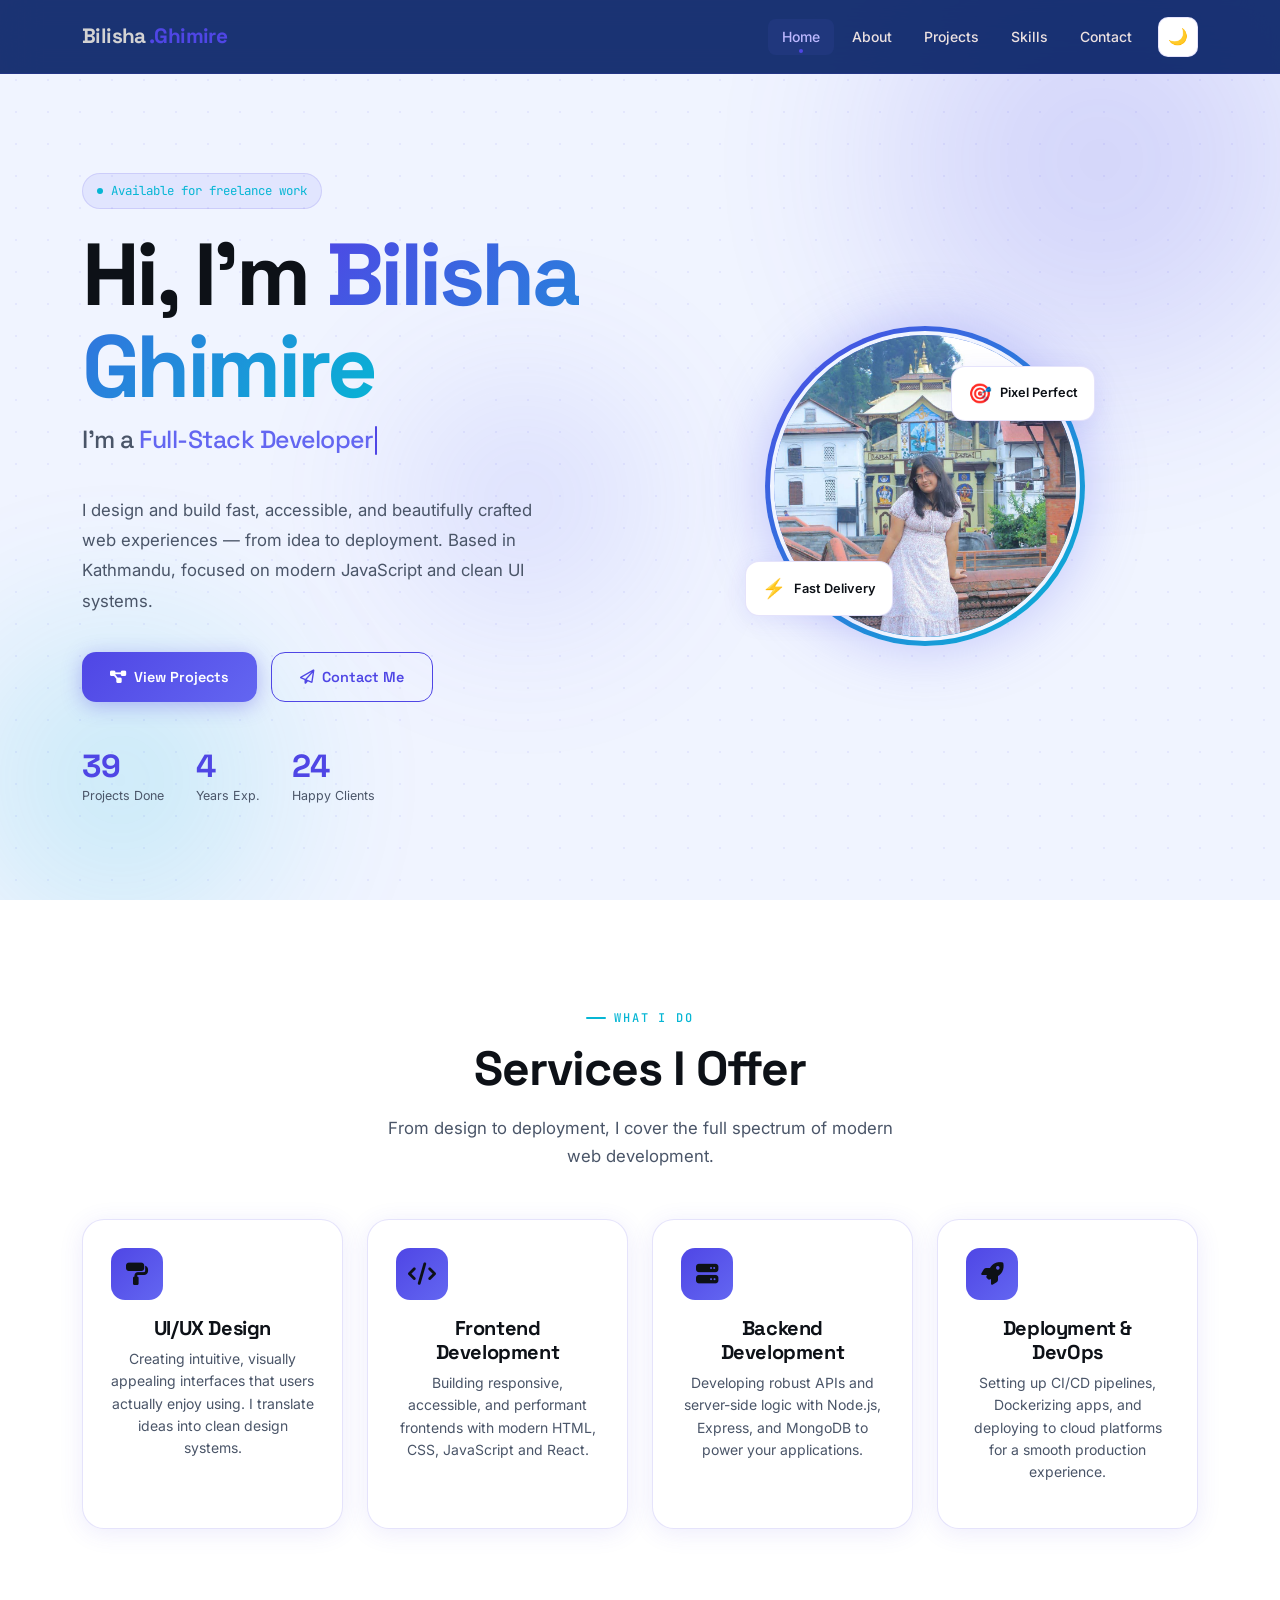
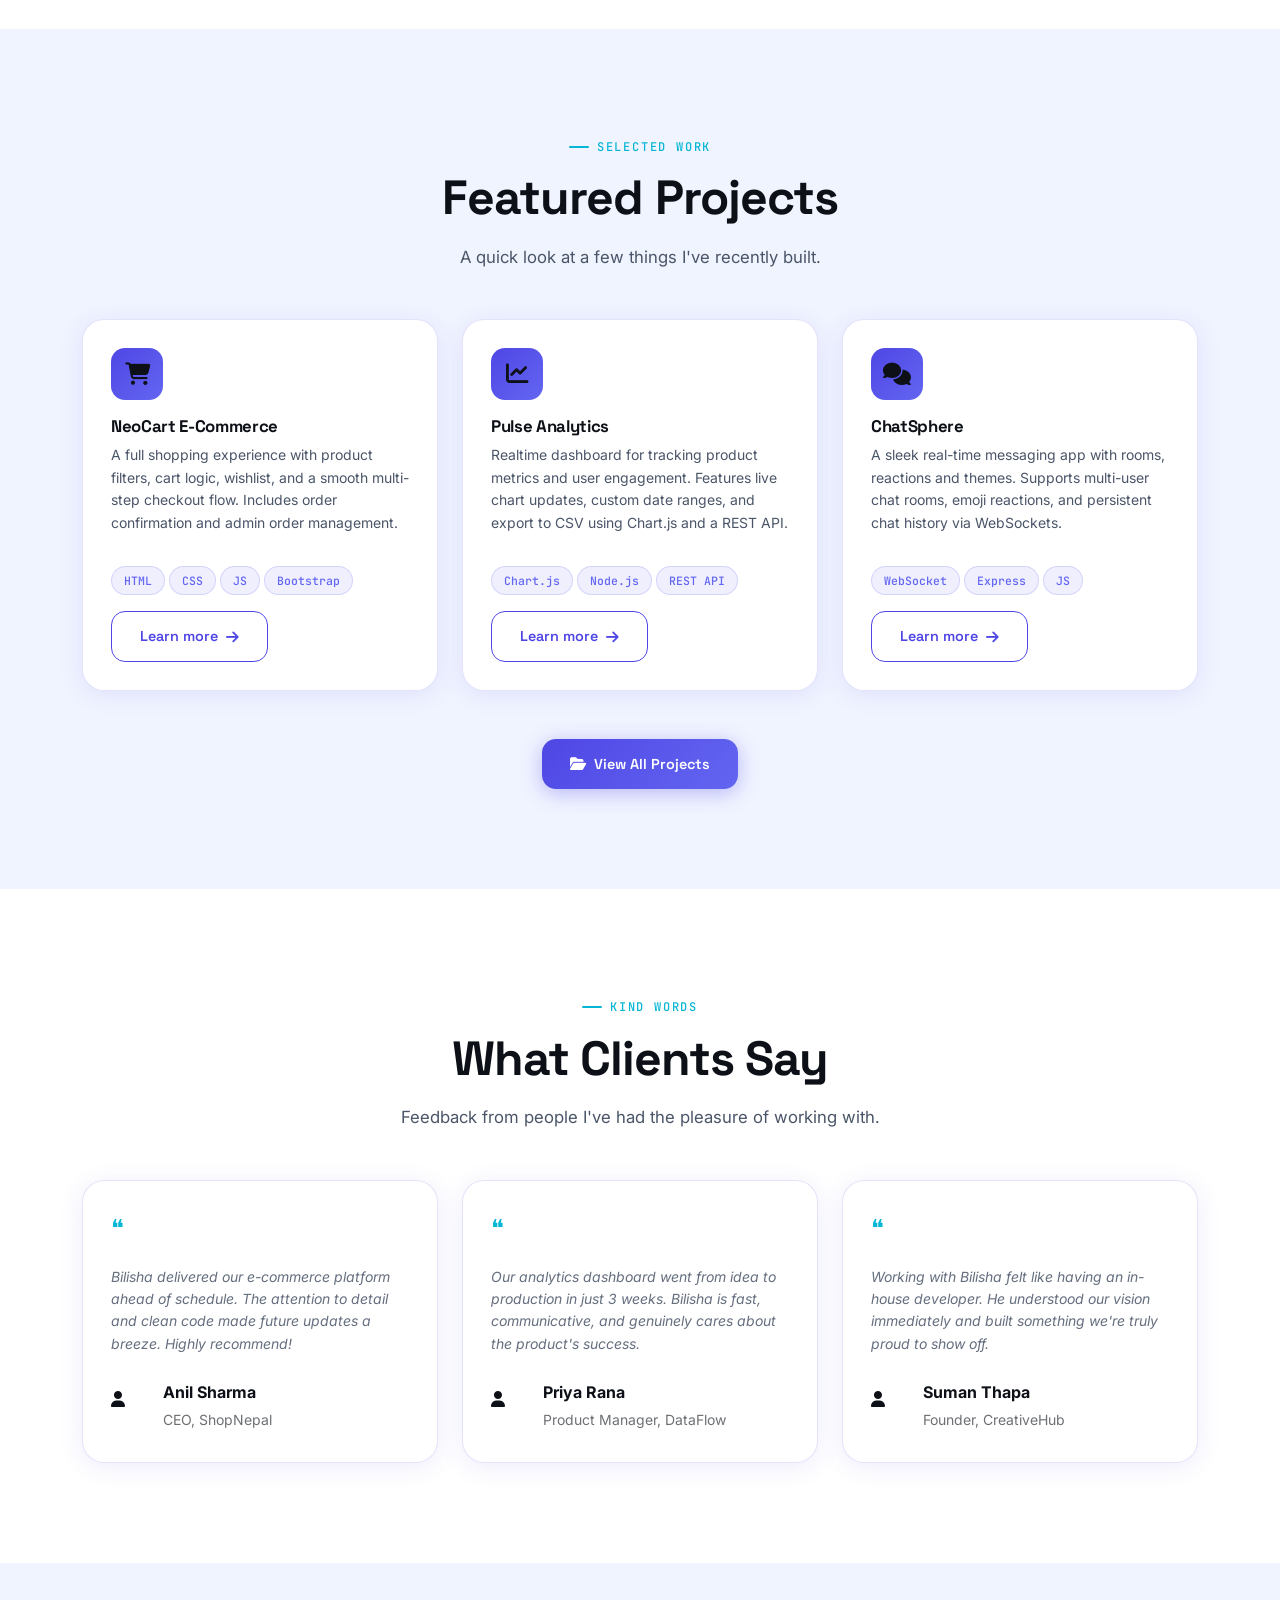
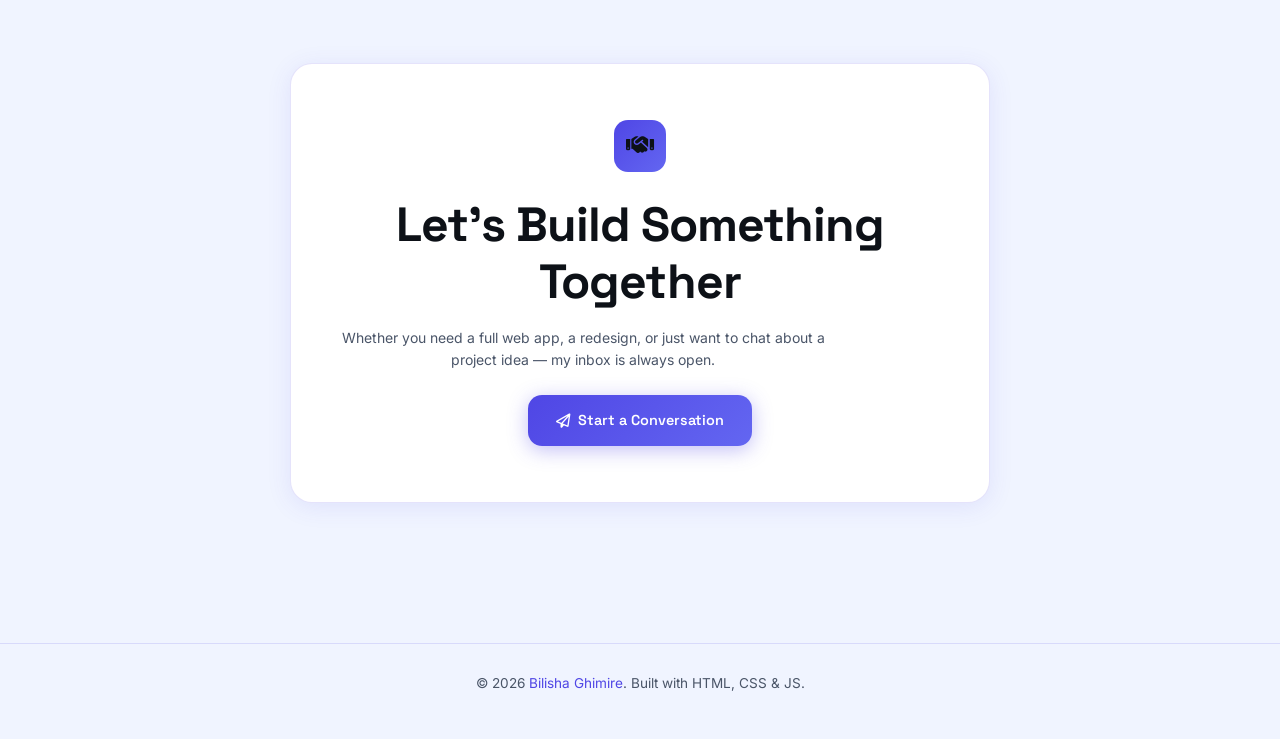
<file: index.html>
<!DOCTYPE html>
<html lang="en">
<head>
<meta charset="UTF-8">
<meta name="viewport" content="width=device-width, initial-scale=1.0">
<title>Bilisha Ghimire — Full-Stack Developer</title>
<link rel="preconnect" href="https://fonts.googleapis.com">
<link href="https://cdn.jsdelivr.net/npm/bootstrap@5.3.3/dist/css/bootstrap.min.css" rel="stylesheet">
<link href="https://cdnjs.cloudflare.com/ajax/libs/font-awesome/6.5.1/css/all.min.css" rel="stylesheet">
<link rel="stylesheet" href="style.css">
<style>
.hero-photo-ring {
  width: 320px;
  height: 320px;
  border-radius: 50%;
  padding: 5px;
  background: linear-gradient(135deg, var(--primary), var(--accent));
  margin: 0 auto;
  position: relative;
  box-shadow: 0 0 60px rgba(99,102,241,0.35);
}
.hero-photo-ring img {
  width: 100%;
  height: 100%;
  border-radius: 50%;
  object-fit: cover;
  object-position: center top;
  border: 4px solid var(--bg);
}
/* If no photo, show avatar icon */
.hero-photo-placeholder {
  width: 100%;
  height: 100%;
  border-radius: 50%;
  background: linear-gradient(135deg, var(--surface2), var(--surface));
  display: flex;
  align-items: center;
  justify-content: center;
  font-size: 5rem;
  color: var(--primary);
  border: 4px solid var(--bg);
}
@media (max-width: 767px) {
  .hero-photo-ring { width: 220px; height: 220px; }
}
</style>
</head>
<body>

<div id="page-loader"><div class="loader-ring"></div><div class="loader-text">LOADING…</div></div>

<!-- NAVBAR -->
<nav class="navbar navbar-expand-lg">
  <div class="container">
    <a class="navbar-brand" href="index.html">Bilisha <span>.Ghimire</span></a>
    <button class="navbar-toggler" type="button" data-bs-toggle="collapse" data-bs-target="#navMenu">
      <span class="navbar-toggler-icon"></span>
    </button>
    <div class="collapse navbar-collapse" id="navMenu">
      <ul class="navbar-nav ms-auto align-items-lg-center gap-1">
        <li class="nav-item"><a class="nav-link active" href="index.html">Home</a></li>
        <li class="nav-item"><a class="nav-link" href="about.html">About</a></li>
        <li class="nav-item"><a class="nav-link" href="projects.html">Projects</a></li>
        <li class="nav-item"><a class="nav-link" href="skills.html">Skills</a></li>
        <li class="nav-item"><a class="nav-link" href="contact.html">Contact</a></li>
        <li class="nav-item ms-lg-2 mt-2 mt-lg-0">
          <button class="theme-toggle" title="Switch to dark">🌙</button>
        </li>
      </ul>
    </div>
  </div>
</nav>

<!-- HERO -->
<section class="hero">
  <div class="hero-blob hero-blob-1"></div>
  <div class="hero-blob hero-blob-2"></div>
  <div class="hero-blob hero-blob-3"></div>
  <div class="container">
    <div class="row align-items-center">
      <div class="col-lg-6 hero-content">
        <div class="hero-eyebrow reveal"><span class="hero-eyebrow-dot"></span>Available for freelance work</div>
        <h1 class="hero-name reveal delay-1">Hi, I'm <span class="highlight">Bilisha Ghimire</span></h1>
        <h2 class="hero-role reveal delay-2">I'm a <span class="typed-text"></span><span class="cursor"></span></h2>
        <p class="hero-desc reveal delay-3">I design and build fast, accessible, and beautifully crafted web experiences — from idea to deployment. Based in Kathmandu, focused on modern JavaScript and clean UI systems.</p>
        <div class="hero-cta reveal delay-4">
          <a href="projects.html" class="btn-primary-custom"><i class="fa-solid fa-diagram-project"></i> View Projects</a>
          <a href="contact.html" class="btn-secondary-custom"><i class="fa-regular fa-paper-plane"></i> Contact Me</a>
        </div>
        <div class="hero-stats reveal delay-5">
          <div><div class="hero-stat-num" data-count="40">0</div><div class="hero-stat-label">Projects Done</div></div>
          <div><div class="hero-stat-num" data-count="5">0</div><div class="hero-stat-label">Years Exp.</div></div>
          <div><div class="hero-stat-num" data-count="25">0</div><div class="hero-stat-label">Happy Clients</div></div>
        </div>
      </div>
      <div class="col-lg-6 text-center reveal-right">
        <div class="hero-image-wrap" style="position:relative;display:inline-block;">
          <div class="hero-photo-ring">
            <!-- Replace myImage.jpeg with your actual photo -->
            <img src="bilisha.jpeg" alt="Bilisha Ghimire" onerror="this.style.display='none';this.nextElementSibling.style.display='flex'">
            <div class="hero-photo-placeholder" style="display:none;"><i class="fa-solid fa-user-astronaut"></i></div>
          </div>
          <div class="hero-float-badge hero-float-badge-1"><span class="badge-icon">⚡</span> Fast Delivery</div>
          <div class="hero-float-badge hero-float-badge-2"><span class="badge-icon">🎯</span> Pixel Perfect</div>
        </div>
      </div>
    </div>
  </div>
</section>

<!-- WHAT I DO -->
<section class="section" style="background: var(--surface);">
  <div class="container">
    <div class="text-center mx-auto reveal" style="max-width:600px;">
      <div class="section-label justify-content-center">What I Do</div>
      <h2 class="section-title">Services I Offer</h2>
      <p class="section-subtitle mx-auto">From design to deployment, I cover the full spectrum of modern web development.</p>
    </div>
    <div class="row g-4 mt-4">
      <div class="col-lg-3 col-md-6 reveal delay-1">
        <div class="featured-card h-100 text-center">
          <div class="featured-card-icon"><i class="fa-solid fa-paint-roller"></i></div>
          <h5>UI/UX Design</h5>
          <p>Creating intuitive, visually appealing interfaces that users actually enjoy using. I translate ideas into clean design systems.</p>
        </div>
      </div>
      <div class="col-lg-3 col-md-6 reveal delay-2">
        <div class="featured-card h-100 text-center">
          <div class="featured-card-icon"><i class="fa-solid fa-code"></i></div>
          <h5>Frontend Development</h5>
          <p>Building responsive, accessible, and performant frontends with modern HTML, CSS, JavaScript and React.</p>
        </div>
      </div>
      <div class="col-lg-3 col-md-6 reveal delay-3">
        <div class="featured-card h-100 text-center">
          <div class="featured-card-icon"><i class="fa-solid fa-server"></i></div>
          <h5>Backend Development</h5>
          <p>Developing robust APIs and server-side logic with Node.js, Express, and MongoDB to power your applications.</p>
        </div>
      </div>
      <div class="col-lg-3 col-md-6 reveal delay-4">
        <div class="featured-card h-100 text-center">
          <div class="featured-card-icon"><i class="fa-solid fa-rocket"></i></div>
          <h5>Deployment &amp; DevOps</h5>
          <p>Setting up CI/CD pipelines, Dockerizing apps, and deploying to cloud platforms for a smooth production experience.</p>
        </div>
      </div>
    </div>
  </div>
</section>

<!-- FEATURED PROJECTS -->
<section class="section">
  <div class="container">
    <div class="text-center mx-auto reveal" style="max-width:600px;">
      <div class="section-label justify-content-center">Selected Work</div>
      <h2 class="section-title">Featured Projects</h2>
      <p class="section-subtitle mx-auto">A quick look at a few things I've recently built.</p>
    </div>
    <div class="featured-grid mt-5">
      <div class="featured-card reveal delay-1">
        <div class="featured-card-icon"><i class="fa-solid fa-cart-shopping"></i></div>
        <h4>NeoCart E-Commerce</h4>
        <p>A full shopping experience with product filters, cart logic, wishlist, and a smooth multi-step checkout flow. Includes order confirmation and admin order management.</p>
        <div style="margin-top:auto;padding-top:1rem;">
          <span class="badge-tech">HTML</span> <span class="badge-tech">CSS</span> <span class="badge-tech">JS</span> <span class="badge-tech">Bootstrap</span>
        </div>
        <a href="projects.html" class="btn-secondary-custom" style="margin-top:1rem;">Learn more <i class="fa-solid fa-arrow-right"></i></a>
      </div>
      <div class="featured-card reveal delay-2">
        <div class="featured-card-icon"><i class="fa-solid fa-chart-line"></i></div>
        <h4>Pulse Analytics</h4>
        <p>Realtime dashboard for tracking product metrics and user engagement. Features live chart updates, custom date ranges, and export to CSV using Chart.js and a REST API.</p>
        <div style="margin-top:auto;padding-top:1rem;">
          <span class="badge-tech">Chart.js</span> <span class="badge-tech">Node.js</span> <span class="badge-tech">REST API</span>
        </div>
        <a href="projects.html" class="btn-secondary-custom" style="margin-top:1rem;">Learn more <i class="fa-solid fa-arrow-right"></i></a>
      </div>
      <div class="featured-card reveal delay-3">
        <div class="featured-card-icon"><i class="fa-solid fa-comments"></i></div>
        <h4>ChatSphere</h4>
        <p>A sleek real-time messaging app with rooms, reactions and themes. Supports multi-user chat rooms, emoji reactions, and persistent chat history via WebSockets.</p>
        <div style="margin-top:auto;padding-top:1rem;">
          <span class="badge-tech">WebSocket</span> <span class="badge-tech">Express</span> <span class="badge-tech">JS</span>
        </div>
        <a href="projects.html" class="btn-secondary-custom" style="margin-top:1rem;">Learn more <i class="fa-solid fa-arrow-right"></i></a>
      </div>
    </div>
    <div class="text-center mt-5 reveal">
      <a href="projects.html" class="btn-primary-custom"><i class="fa-solid fa-folder-open"></i> View All Projects</a>
    </div>
  </div>
</section>

<!-- TESTIMONIALS -->
<section class="section" style="background: var(--surface);">
  <div class="container">
    <div class="text-center mx-auto reveal" style="max-width:600px;">
      <div class="section-label justify-content-center">Kind Words</div>
      <h2 class="section-title">What Clients Say</h2>
      <p class="section-subtitle mx-auto">Feedback from people I've had the pleasure of working with.</p>
    </div>
    <div class="row g-4 mt-4">
      <div class="col-lg-4 reveal delay-1">
        <div class="featured-card h-100">
          <div style="font-size:1.5rem;color:var(--accent);margin-bottom:1rem;">❝</div>
          <p style="font-style:italic; opacity:0.85;">Bilisha delivered our e-commerce platform ahead of schedule. The attention to detail and clean code made future updates a breeze. Highly recommend!</p>
          <div style="margin-top:1.5rem; display:flex; align-items:center; gap:0.75rem;">
            <div class="about-avatar" style="width:40px;height:40px;font-size:1rem;"><i class="fa-solid fa-user"></i></div>
            <div><strong>Anil Sharma</strong><br><small style="opacity:0.6;">CEO, ShopNepal</small></div>
          </div>
        </div>
      </div>
      <div class="col-lg-4 reveal delay-2">
        <div class="featured-card h-100">
          <div style="font-size:1.5rem;color:var(--accent);margin-bottom:1rem;">❝</div>
          <p style="font-style:italic; opacity:0.85;">Our analytics dashboard went from idea to production in just 3 weeks. Bilisha is fast, communicative, and genuinely cares about the product's success.</p>
          <div style="margin-top:1.5rem; display:flex; align-items:center; gap:0.75rem;">
            <div class="about-avatar" style="width:40px;height:40px;font-size:1rem;"><i class="fa-solid fa-user"></i></div>
            <div><strong>Priya Rana</strong><br><small style="opacity:0.6;">Product Manager, DataFlow</small></div>
          </div>
        </div>
      </div>
      <div class="col-lg-4 reveal delay-3">
        <div class="featured-card h-100">
          <div style="font-size:1.5rem;color:var(--accent);margin-bottom:1rem;">❝</div>
          <p style="font-style:italic; opacity:0.85;">Working with Bilisha felt like having an in-house developer. He understood our vision immediately and built something we're truly proud to show off.</p>
          <div style="margin-top:1.5rem; display:flex; align-items:center; gap:0.75rem;">
            <div class="about-avatar" style="width:40px;height:40px;font-size:1rem;"><i class="fa-solid fa-user"></i></div>
            <div><strong>Suman Thapa</strong><br><small style="opacity:0.6;">Founder, CreativeHub</small></div>
          </div>
        </div>
      </div>
    </div>
  </div>
</section>

<!-- CTA -->
<section class="section">
  <div class="container">
    <div class="featured-card text-center reveal" style="max-width:700px; margin:0 auto; padding:3.5rem 2rem;">
      <div class="featured-card-icon" style="margin:0 auto 1.5rem;"><i class="fa-solid fa-handshake"></i></div>
      <h2 class="section-title mb-3">Let's Build Something Together</h2>
      <p class="section-subtitle mb-4">Whether you need a full web app, a redesign, or just want to chat about a project idea — my inbox is always open.</p>
      <a href="contact.html" class="btn-primary-custom"><i class="fa-regular fa-paper-plane"></i> Start a Conversation</a>
    </div>
  </div>
</section>

<footer>
  <p class="footer-text">© 2026 <span>Bilisha Ghimire</span>. Built with HTML, CSS &amp; JS.</p>
</footer>

<script src="https://cdn.jsdelivr.net/npm/bootstrap@5.3.3/dist/js/bootstrap.bundle.min.js"></script>
<script src="script.js"></script>
</body>
</html>
</file>
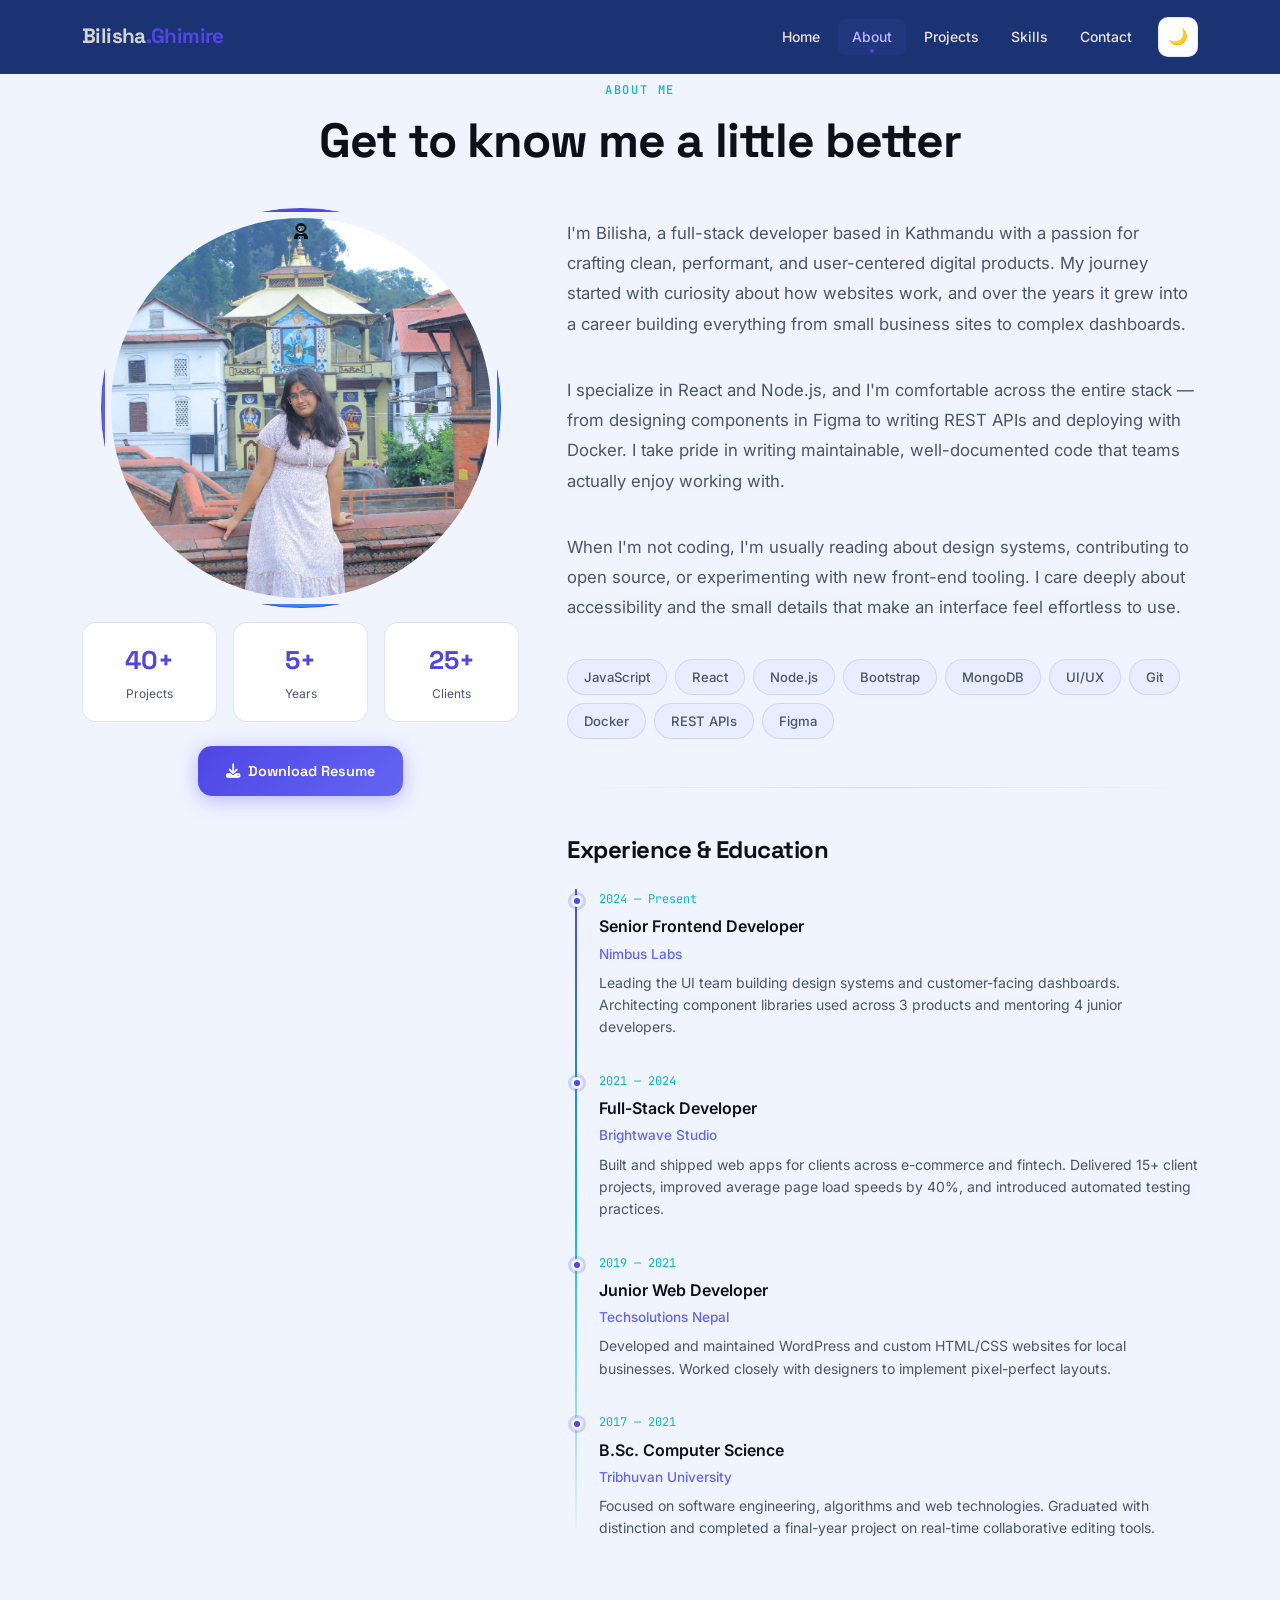
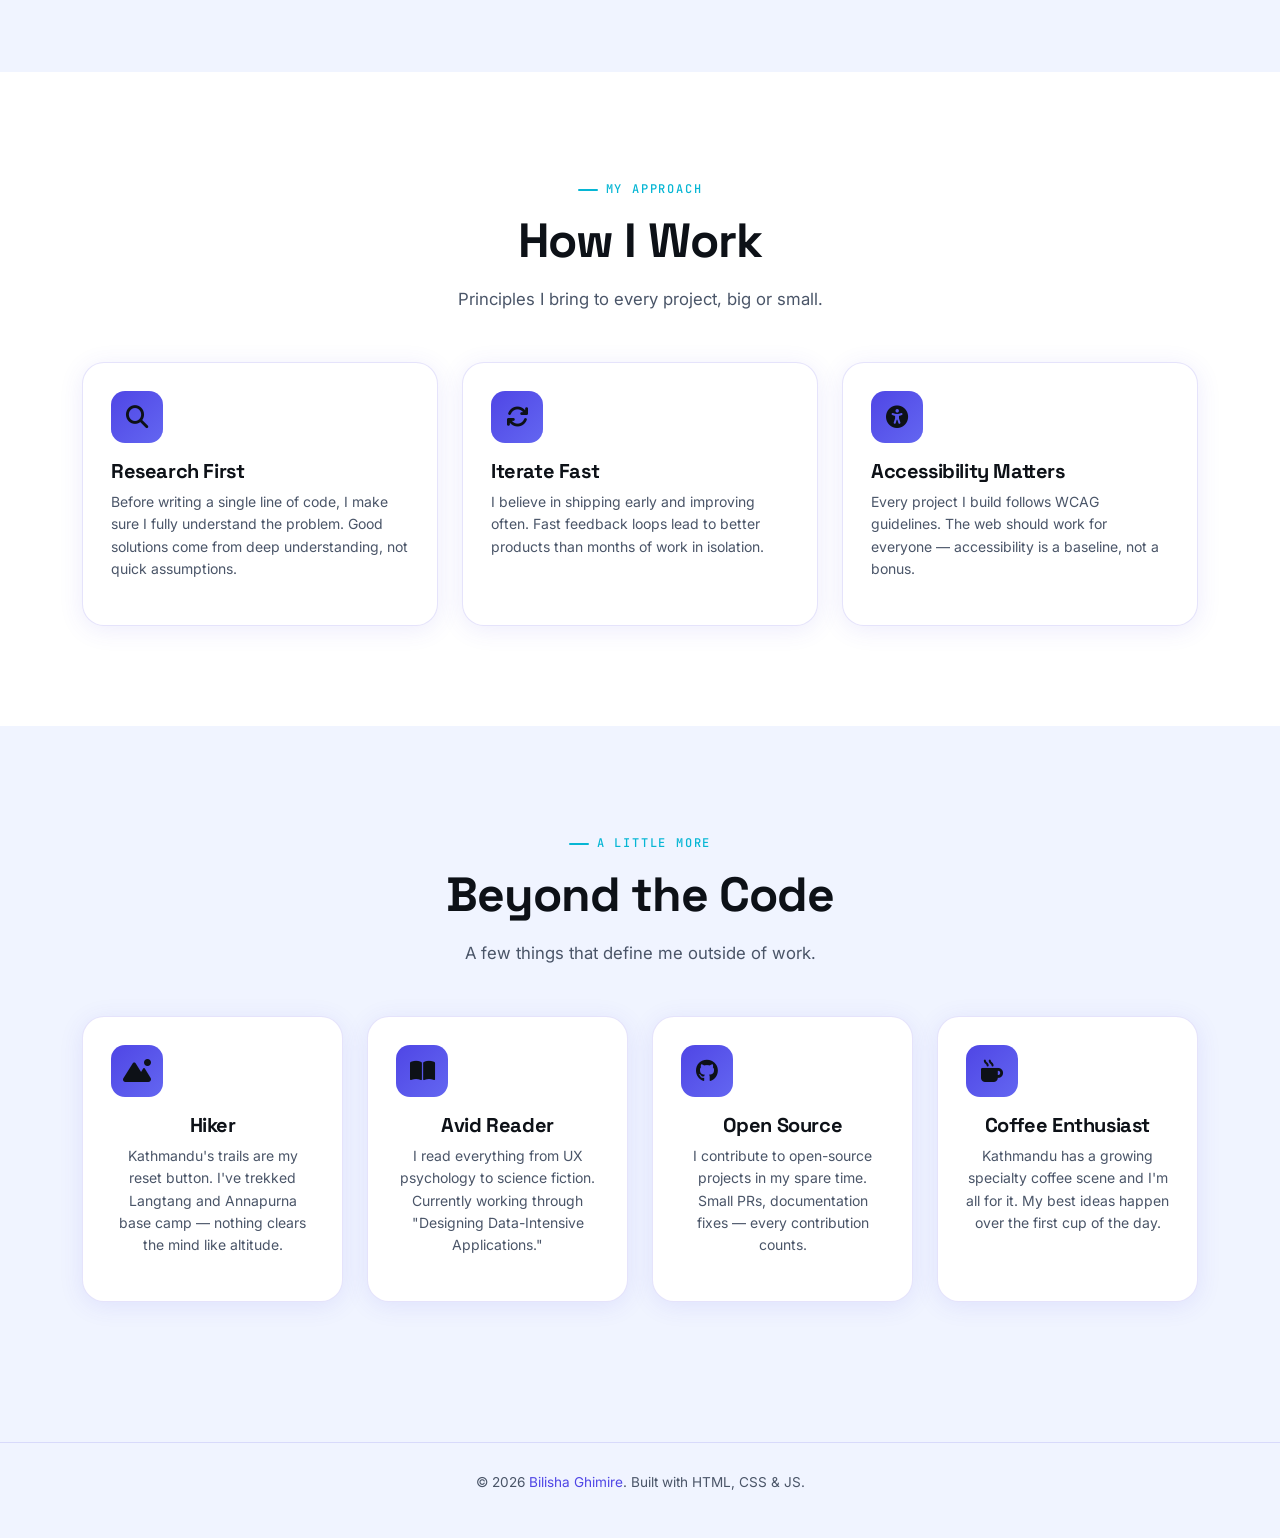
<file: about.html>
<!DOCTYPE html>
<html lang="en">
<head>
<meta charset="UTF-8">
<meta name="viewport" content="width=device-width, initial-scale=1.0">
<title>About — Bilisha Ghimire</title>
<link href="https://cdn.jsdelivr.net/npm/bootstrap@5.3.3/dist/css/bootstrap.min.css" rel="stylesheet">
<link href="https://cdnjs.cloudflare.com/ajax/libs/font-awesome/6.5.1/css/all.min.css" rel="stylesheet">
<link rel="stylesheet" href="style.css">
</head>
<body>

<div id="page-loader"><div class="loader-ring"></div><div class="loader-text">LOADING…</div></div>

<nav class="navbar navbar-expand-lg">
  <div class="container">
    <a class="navbar-brand" href="index.html">Bilisha<span>.Ghimire</span></a>
    <button class="navbar-toggler" type="button" data-bs-toggle="collapse" data-bs-target="#navMenu">
      <span class="navbar-toggler-icon"></span>
    </button>
    <div class="collapse navbar-collapse" id="navMenu">
      <ul class="navbar-nav ms-auto align-items-lg-center gap-1">
        <li class="nav-item"><a class="nav-link" href="index.html">Home</a></li>
        <li class="nav-item"><a class="nav-link" href="about.html">About</a></li>
        <li class="nav-item"><a class="nav-link" href="projects.html">Projects</a></li>
        <li class="nav-item"><a class="nav-link" href="skills.html">Skills</a></li>
        <li class="nav-item"><a class="nav-link" href="contact.html">Contact</a></li>
        <li class="nav-item ms-lg-2 mt-2 mt-lg-0">
          <button class="theme-toggle" title="Switch to dark">🌙</button>
        </li>
      </ul>
    </div>
  </div>
</nav>

<section class="section page-top">
  <div class="container">
    <div class="section-label justify-content-center text-center d-block">About Me</div>
    <h2 class="section-title text-center mb-5">Get to know me a little better</h2>

    <div class="row align-items-start g-5">
      <div class="col-lg-5 text-center reveal-left">
        <div class="about-avatar-wrap">
          <div class="about-avatar-glow"></div>
          <div class="about-avatar"><i class="fa-solid fa-user-astronaut"></i></div>
        </div>
        <div class="about-stats-row">
          <div class="about-stat-box"><div class="num">40+</div><div class="lbl">Projects</div></div>
          <div class="about-stat-box"><div class="num">5+</div><div class="lbl">Years</div></div>
          <div class="about-stat-box"><div class="num">25+</div><div class="lbl">Clients</div></div>
        </div>
        <a href="Bilisha_Resume.pdf" download="Bilisha_Resume.pdf" class="btn-primary-custom mt-4"><i class="fa-solid fa-download"></i> Download Resume</a>
      </div>

      <div class="col-lg-7 reveal-right">
        <p class="hero-desc" style="max-width:none;">
          I'm Bilisha, a full-stack developer based in Kathmandu with a passion for crafting clean, performant, and
          user-centered digital products. My journey started with curiosity about how websites work, and over the years
          it grew into a career building everything from small business sites to complex dashboards.
        </p>
        <p class="hero-desc" style="max-width:none;">
          I specialize in React and Node.js, and I'm comfortable across the entire stack — from designing components in Figma to writing REST APIs and deploying with Docker. I take pride in writing maintainable, well-documented code that teams actually enjoy working with.
        </p>
        <p class="hero-desc" style="max-width:none;">
          When I'm not coding, I'm usually reading about design systems, contributing to open source, or
          experimenting with new front-end tooling. I care deeply about accessibility and the small details that make
          an interface feel effortless to use.
        </p>

        <div class="skill-tags">
          <span class="skill-tag">JavaScript</span>
          <span class="skill-tag">React</span>
          <span class="skill-tag">Node.js</span>
          <span class="skill-tag">Bootstrap</span>
          <span class="skill-tag">MongoDB</span>
          <span class="skill-tag">UI/UX</span>
          <span class="skill-tag">Git</span>
          <span class="skill-tag">Docker</span>
          <span class="skill-tag">REST APIs</span>
          <span class="skill-tag">Figma</span>
        </div>

        <div class="divider"></div>

        <h4 class="mb-4">Experience &amp; Education</h4>
        <div class="timeline">
          <div class="timeline-item reveal">
            <div class="timeline-date">2024 — Present</div>
            <div class="timeline-title">Senior Frontend Developer</div>
            <div class="timeline-company">Nimbus Labs</div>
            <div class="timeline-desc">Leading the UI team building design systems and customer-facing dashboards. Architecting component libraries used across 3 products and mentoring 4 junior developers.</div>
          </div>
          <div class="timeline-item reveal">
            <div class="timeline-date">2021 — 2024</div>
            <div class="timeline-title">Full-Stack Developer</div>
            <div class="timeline-company">Brightwave Studio</div>
            <div class="timeline-desc">Built and shipped web apps for clients across e-commerce and fintech. Delivered 15+ client projects, improved average page load speeds by 40%, and introduced automated testing practices.</div>
          </div>
          <div class="timeline-item reveal">
            <div class="timeline-date">2019 — 2021</div>
            <div class="timeline-title">Junior Web Developer</div>
            <div class="timeline-company">Techsolutions Nepal</div>
            <div class="timeline-desc">Developed and maintained WordPress and custom HTML/CSS websites for local businesses. Worked closely with designers to implement pixel-perfect layouts.</div>
          </div>
          <div class="timeline-item reveal">
            <div class="timeline-date">2017 — 2021</div>
            <div class="timeline-title">B.Sc. Computer Science</div>
            <div class="timeline-company">Tribhuvan University</div>
            <div class="timeline-desc">Focused on software engineering, algorithms and web technologies. Graduated with distinction and completed a final-year project on real-time collaborative editing tools.</div>
          </div>
        </div>
      </div>
    </div>
  </div>
</section>

<!-- VALUES SECTION -->
<section class="section" style="background: var(--surface);">
  <div class="container">
    <div class="text-center mx-auto reveal" style="max-width:600px;">
      <div class="section-label justify-content-center">My Approach</div>
      <h2 class="section-title">How I Work</h2>
      <p class="section-subtitle mx-auto">Principles I bring to every project, big or small.</p>
    </div>
    <div class="row g-4 mt-4">
      <div class="col-lg-4 reveal delay-1">
        <div class="featured-card h-100">
          <div class="featured-card-icon"><i class="fa-solid fa-magnifying-glass"></i></div>
          <h5>Research First</h5>
          <p>Before writing a single line of code, I make sure I fully understand the problem. Good solutions come from deep understanding, not quick assumptions.</p>
        </div>
      </div>
      <div class="col-lg-4 reveal delay-2">
        <div class="featured-card h-100">
          <div class="featured-card-icon"><i class="fa-solid fa-arrows-rotate"></i></div>
          <h5>Iterate Fast</h5>
          <p>I believe in shipping early and improving often. Fast feedback loops lead to better products than months of work in isolation.</p>
        </div>
      </div>
      <div class="col-lg-4 reveal delay-3">
        <div class="featured-card h-100">
          <div class="featured-card-icon"><i class="fa-solid fa-universal-access"></i></div>
          <h5>Accessibility Matters</h5>
          <p>Every project I build follows WCAG guidelines. The web should work for everyone — accessibility is a baseline, not a bonus.</p>
        </div>
      </div>
    </div>
  </div>
</section>

<!-- FUN FACTS -->
<section class="section">
  <div class="container">
    <div class="text-center mx-auto reveal" style="max-width:600px;">
      <div class="section-label justify-content-center">A Little More</div>
      <h2 class="section-title">Beyond the Code</h2>
      <p class="section-subtitle mx-auto">A few things that define me outside of work.</p>
    </div>
    <div class="row g-4 mt-4">
      <div class="col-md-6 col-lg-3 reveal delay-1">
        <div class="featured-card text-center h-100">
          <div class="featured-card-icon"><i class="fa-solid fa-mountain-sun"></i></div>
          <h5>Hiker</h5>
          <p>Kathmandu's trails are my reset button. I've trekked Langtang and Annapurna base camp — nothing clears the mind like altitude.</p>
        </div>
      </div>
      <div class="col-md-6 col-lg-3 reveal delay-2">
        <div class="featured-card text-center h-100">
          <div class="featured-card-icon"><i class="fa-solid fa-book-open"></i></div>
          <h5>Avid Reader</h5>
          <p>I read everything from UX psychology to science fiction. Currently working through "Designing Data-Intensive Applications."</p>
        </div>
      </div>
      <div class="col-md-6 col-lg-3 reveal delay-3">
        <div class="featured-card text-center h-100">
          <div class="featured-card-icon"><i class="fa-brands fa-github"></i></div>
          <h5>Open Source</h5>
          <p>I contribute to open-source projects in my spare time. Small PRs, documentation fixes — every contribution counts.</p>
        </div>
      </div>
      <div class="col-md-6 col-lg-3 reveal delay-4">
        <div class="featured-card text-center h-100">
          <div class="featured-card-icon"><i class="fa-solid fa-mug-hot"></i></div>
          <h5>Coffee Enthusiast</h5>
          <p>Kathmandu has a growing specialty coffee scene and I'm all for it. My best ideas happen over the first cup of the day.</p>
        </div>
      </div>
    </div>
  </div>
</section>

<footer>
  <p class="footer-text">© 2026 <span>Bilisha Ghimire</span>. Built with HTML, CSS &amp; JS.</p>
</footer>

<script src="https://cdn.jsdelivr.net/npm/bootstrap@5.3.3/dist/js/bootstrap.bundle.min.js"></script>
<script src="script.js"></script>
</body>
</html>
</file>
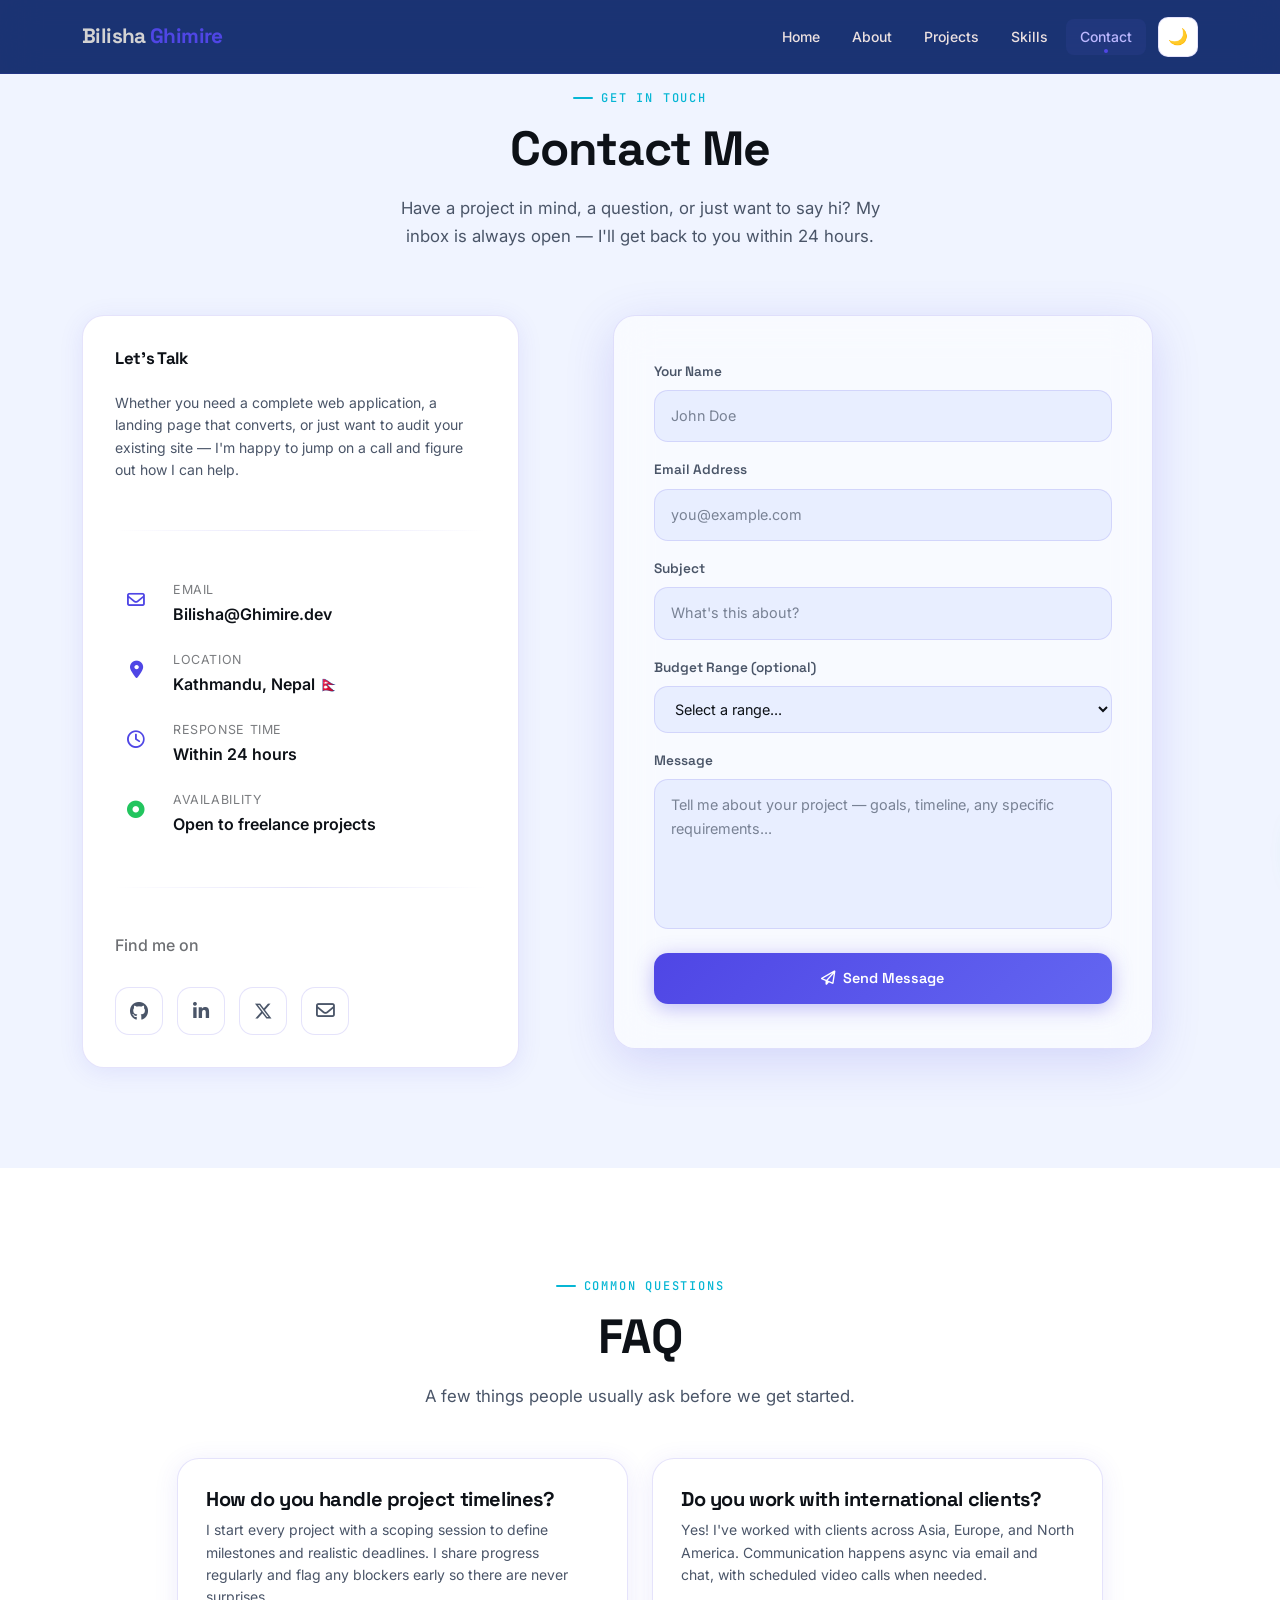
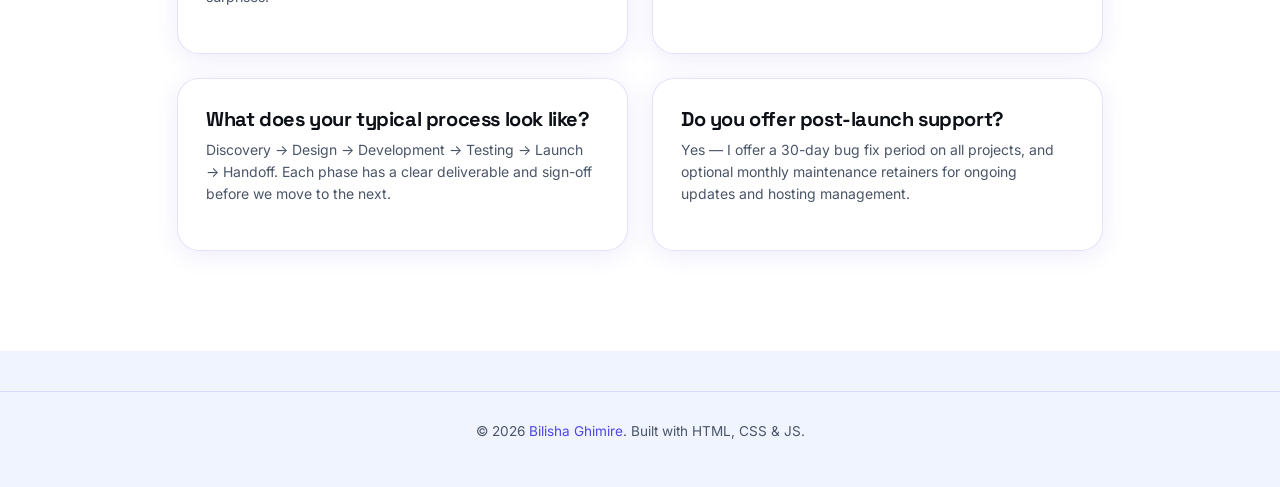
<file: contact.html>
<!DOCTYPE html>
<html lang="en">
<head>
<meta charset="UTF-8">
<meta name="viewport" content="width=device-width, initial-scale=1.0">
<title>Contact — Bilisha Ghimire</title>
<link href="https://cdn.jsdelivr.net/npm/bootstrap@5.3.3/dist/css/bootstrap.min.css" rel="stylesheet">
<link href="https://cdnjs.cloudflare.com/ajax/libs/font-awesome/6.5.1/css/all.min.css" rel="stylesheet">
<link rel="stylesheet" href="style.css">
</head>
<body>

<div id="page-loader"><div class="loader-ring"></div><div class="loader-text">LOADING…</div></div>

<nav class="navbar navbar-expand-lg">
  <div class="container">
    <a class="navbar-brand" href="index.html">Bilisha<span> Ghimire</span></a>
    <button class="navbar-toggler" type="button" data-bs-toggle="collapse" data-bs-target="#navMenu">
      <span class="navbar-toggler-icon"></span>
    </button>
    <div class="collapse navbar-collapse" id="navMenu">
      <ul class="navbar-nav ms-auto align-items-lg-center gap-1">
        <li class="nav-item"><a class="nav-link" href="index.html">Home</a></li>
        <li class="nav-item"><a class="nav-link" href="about.html">About</a></li>
        <li class="nav-item"><a class="nav-link" href="projects.html">Projects</a></li>
        <li class="nav-item"><a class="nav-link" href="skills.html">Skills</a></li>
        <li class="nav-item"><a class="nav-link" href="contact.html">Contact</a></li>
        <li class="nav-item ms-lg-2 mt-2 mt-lg-0">
          <button class="theme-toggle" title="Switch to dark">🌙</button>
        </li>
      </ul>
    </div>
  </div>
</nav>

<section class="section page-top">
  <div class="container">
    <div class="text-center mx-auto reveal" style="max-width:600px;">
      <div class="section-label justify-content-center">Get In Touch</div>
      <h2 class="section-title">Contact Me</h2>
      <p class="section-subtitle mx-auto">Have a project in mind, a question, or just want to say hi? My inbox is always open — I'll get back to you within 24 hours.</p>
    </div>

    <div class="row g-5 mt-2 align-items-start">

      <!-- CONTACT INFO -->
      <div class="col-lg-5 reveal-left">
        <div class="featured-card h-100" style="padding: 2rem;">
          <h4 class="mb-4">Let's Talk</h4>
          <p class="hero-desc" style="max-width:none;">
            Whether you need a complete web application, a landing page that converts, or just want to audit your existing site — I'm happy to jump on a call and figure out how I can help.
          </p>

          <div class="divider"></div>

          <div style="display:flex;flex-direction:column;gap:1.25rem;">
            <div style="display:flex;align-items:center;gap:1rem;">
              <div class="tool-card-icon" style="width:42px;height:42px;border-radius:10px;display:flex;align-items:center;justify-content:center;background:var(--primary-alpha);font-size:1.1rem;color:var(--primary);flex-shrink:0;">
                <i class="fa-regular fa-envelope"></i>
              </div>
              <div>
                <div style="font-size:0.78rem;opacity:0.55;text-transform:uppercase;letter-spacing:0.05em;">Email</div>
                <div style="font-weight:600;">Bilisha@Ghimire.dev</div>
              </div>
            </div>
            <div style="display:flex;align-items:center;gap:1rem;">
              <div class="tool-card-icon" style="width:42px;height:42px;border-radius:10px;display:flex;align-items:center;justify-content:center;background:var(--primary-alpha);font-size:1.1rem;color:var(--primary);flex-shrink:0;">
                <i class="fa-solid fa-location-dot"></i>
              </div>
              <div>
                <div style="font-size:0.78rem;opacity:0.55;text-transform:uppercase;letter-spacing:0.05em;">Location</div>
                <div style="font-weight:600;">Kathmandu, Nepal 🇳🇵</div>
              </div>
            </div>
            <div style="display:flex;align-items:center;gap:1rem;">
              <div class="tool-card-icon" style="width:42px;height:42px;border-radius:10px;display:flex;align-items:center;justify-content:center;background:var(--primary-alpha);font-size:1.1rem;color:var(--primary);flex-shrink:0;">
                <i class="fa-regular fa-clock"></i>
              </div>
              <div>
                <div style="font-size:0.78rem;opacity:0.55;text-transform:uppercase;letter-spacing:0.05em;">Response Time</div>
                <div style="font-weight:600;">Within 24 hours</div>
              </div>
            </div>
            <div style="display:flex;align-items:center;gap:1rem;">
              <div class="tool-card-icon" style="width:42px;height:42px;border-radius:10px;display:flex;align-items:center;justify-content:center;background:var(--primary-alpha);font-size:1.1rem;color:var(--primary);flex-shrink:0;">
                <i class="fa-solid fa-circle-dot" style="color:#22c55e;"></i>
              </div>
              <div>
                <div style="font-size:0.78rem;opacity:0.55;text-transform:uppercase;letter-spacing:0.05em;">Availability</div>
                <div style="font-weight:600;">Open to freelance projects</div>
              </div>
            </div>
          </div>

          <div class="divider"></div>

          <h6 class="mb-3" style="opacity:0.6;">Find me on</h6>
          <div class="contact-social-row" style="justify-content:flex-start;">
            <a href="#" class="social-icon-btn" title="GitHub"><i class="fa-brands fa-github"></i></a>
            <a href="#" class="social-icon-btn" title="LinkedIn"><i class="fa-brands fa-linkedin-in"></i></a>
            <a href="#" class="social-icon-btn" title="Twitter / X"><i class="fa-brands fa-x-twitter"></i></a>
            <a href="mailto:Bilisha@Ghimire.dev" class="social-icon-btn" title="Email"><i class="fa-regular fa-envelope"></i></a>
          </div>
        </div>
      </div>

      <!-- CONTACT FORM -->
      <div class="col-lg-7 reveal-right">
        <div class="contact-card">
          <form id="contact-form" novalidate>
            <div class="mb-3">
              <label class="form-label-custom" for="name">Your Name</label>
              <input type="text" class="form-control-custom" id="name" placeholder="John Doe">
              <div class="form-error" id="name-error"></div>
            </div>
            <div class="mb-3">
              <label class="form-label-custom" for="email">Email Address</label>
              <input type="email" class="form-control-custom" id="email" placeholder="you@example.com">
              <div class="form-error" id="email-error"></div>
            </div>
            <div class="mb-3">
              <label class="form-label-custom" for="subject">Subject</label>
              <input type="text" class="form-control-custom" id="subject" placeholder="What's this about?">
            </div>
            <div class="mb-3">
              <label class="form-label-custom" for="budget">Budget Range (optional)</label>
              <select class="form-control-custom" id="budget" style="appearance:auto;">
                <option value="">Select a range...</option>
                <option>Under $500</option>
                <option>$500 – $1,500</option>
                <option>$1,500 – $5,000</option>
                <option>$5,000+</option>
                <option>Let's discuss</option>
              </select>
            </div>
            <div class="mb-3">
              <label class="form-label-custom" for="message">Message</label>
              <textarea class="form-control-custom" id="message" rows="5" placeholder="Tell me about your project — goals, timeline, any specific requirements..."></textarea>
              <div class="form-error" id="message-error"></div>
            </div>
            <button type="submit" class="btn-primary-custom w-100 justify-content-center">
              <i class="fa-regular fa-paper-plane"></i> Send Message
            </button>
          </form>
        </div>
      </div>

    </div>
  </div>
</section>

<!-- FAQ -->
<section class="section" style="background: var(--surface);">
  <div class="container">
    <div class="text-center mx-auto reveal" style="max-width:600px;">
      <div class="section-label justify-content-center">Common Questions</div>
      <h2 class="section-title">FAQ</h2>
      <p class="section-subtitle mx-auto">A few things people usually ask before we get started.</p>
    </div>
    <div class="row g-4 mt-4 justify-content-center">
      <div class="col-lg-10">
        <div class="row g-4">
          <div class="col-md-6 reveal delay-1">
            <div class="featured-card h-100">
              <h5>How do you handle project timelines?</h5>
              <p>I start every project with a scoping session to define milestones and realistic deadlines. I share progress regularly and flag any blockers early so there are never surprises.</p>
            </div>
          </div>
          <div class="col-md-6 reveal delay-2">
            <div class="featured-card h-100">
              <h5>Do you work with international clients?</h5>
              <p>Yes! I've worked with clients across Asia, Europe, and North America. Communication happens async via email and chat, with scheduled video calls when needed.</p>
            </div>
          </div>
          <div class="col-md-6 reveal delay-3">
            <div class="featured-card h-100">
              <h5>What does your typical process look like?</h5>
              <p>Discovery → Design → Development → Testing → Launch → Handoff. Each phase has a clear deliverable and sign-off before we move to the next.</p>
            </div>
          </div>
          <div class="col-md-6 reveal delay-4">
            <div class="featured-card h-100">
              <h5>Do you offer post-launch support?</h5>
              <p>Yes — I offer a 30-day bug fix period on all projects, and optional monthly maintenance retainers for ongoing updates and hosting management.</p>
            </div>
          </div>
        </div>
      </div>
    </div>
  </div>
</section>

<div class="toast-custom" id="success-toast"><i class="fa-solid fa-circle-check"></i> Message sent successfully!</div>

<footer>
  <p class="footer-text">© 2026 <span>Bilisha Ghimire</span>. Built with HTML, CSS &amp; JS.</p>
</footer>

<script src="https://cdn.jsdelivr.net/npm/bootstrap@5.3.3/dist/js/bootstrap.bundle.min.js"></script>
<script src="script.js"></script>
</body>
</html>
</file>
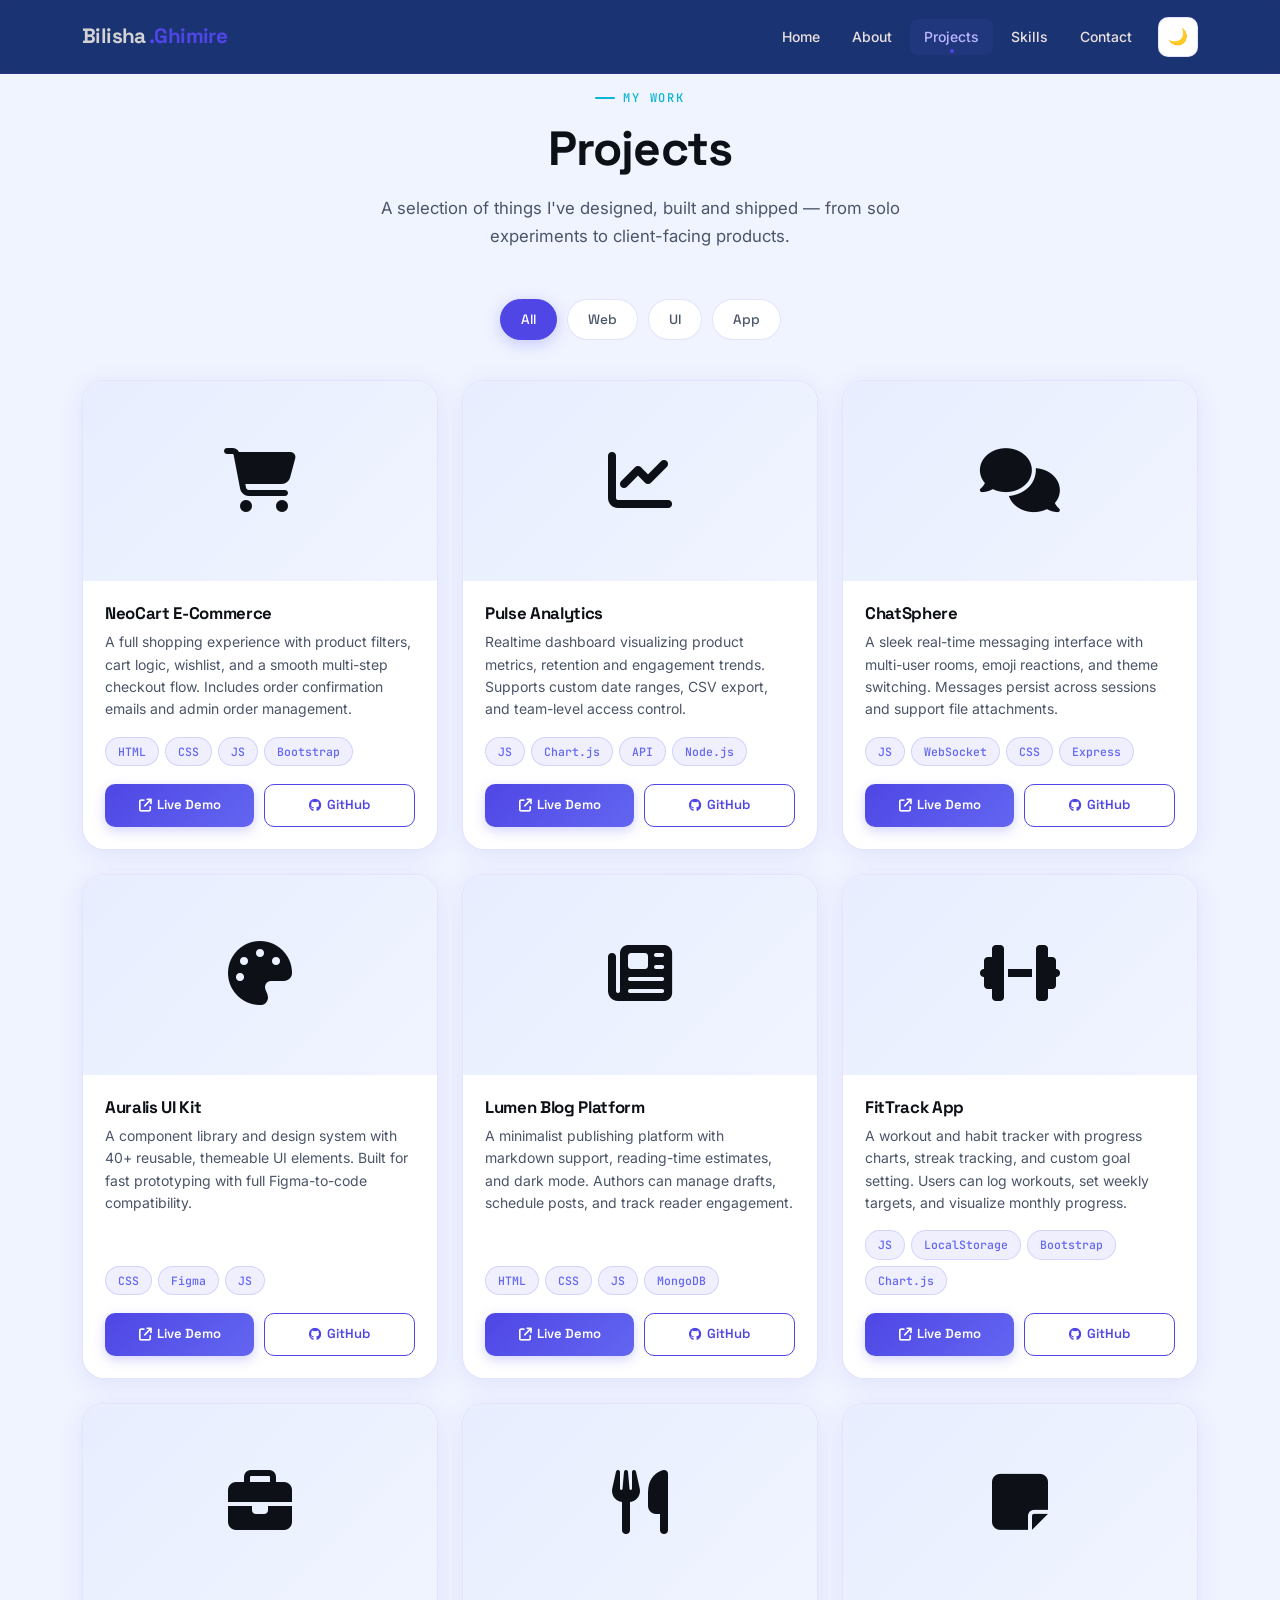
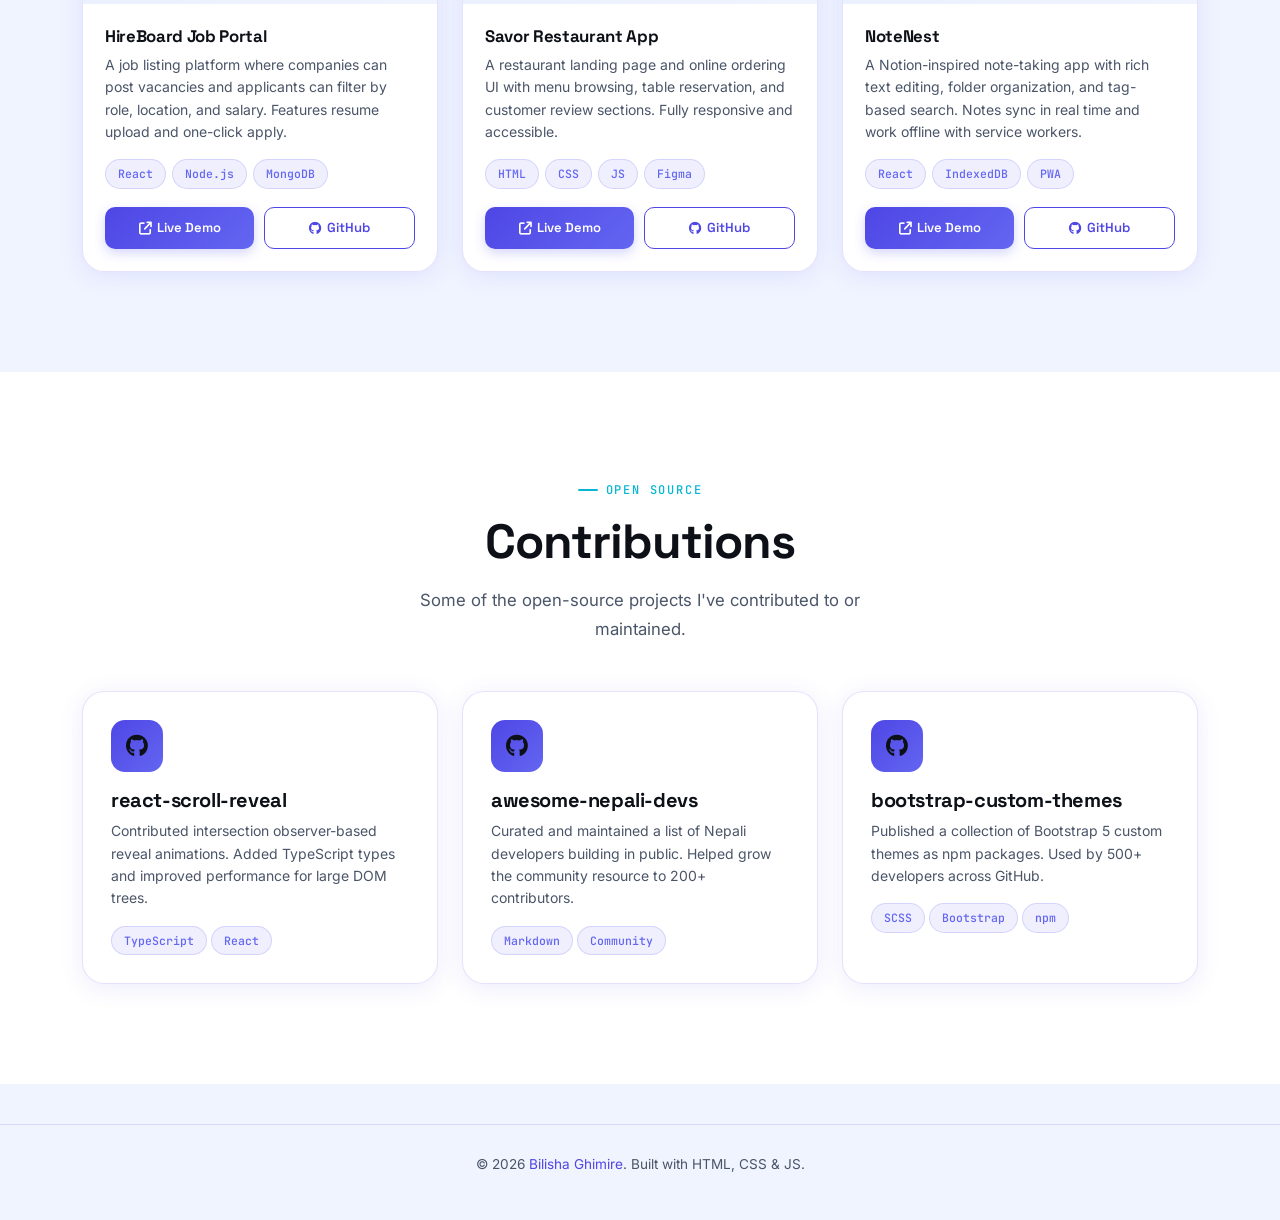
<file: projects.html>
<!DOCTYPE html>
<html lang="en">
<head>
<meta charset="UTF-8">
<meta name="viewport" content="width=device-width, initial-scale=1.0">
<title>Projects — Bilisha Ghimire</title>
<link href="https://cdn.jsdelivr.net/npm/bootstrap@5.3.3/dist/css/bootstrap.min.css" rel="stylesheet">
<link href="https://cdnjs.cloudflare.com/ajax/libs/font-awesome/6.5.1/css/all.min.css" rel="stylesheet">
<link rel="stylesheet" href="style.css">
</head>
<body>

<div id="page-loader"><div class="loader-ring"></div><div class="loader-text">LOADING…</div></div>

<nav class="navbar navbar-expand-lg">
  <div class="container">
    <a class="navbar-brand" href="index.html">Bilisha <span>.Ghimire</span></a>
    <button class="navbar-toggler" type="button" data-bs-toggle="collapse" data-bs-target="#navMenu">
      <span class="navbar-toggler-icon"></span>
    </button>
    <div class="collapse navbar-collapse" id="navMenu">
      <ul class="navbar-nav ms-auto align-items-lg-center gap-1">
        <li class="nav-item"><a class="nav-link" href="index.html">Home</a></li>
        <li class="nav-item"><a class="nav-link" href="about.html">About</a></li>
        <li class="nav-item"><a class="nav-link" href="projects.html">Projects</a></li>
        <li class="nav-item"><a class="nav-link" href="skills.html">Skills</a></li>
        <li class="nav-item"><a class="nav-link" href="contact.html">Contact</a></li>
        <li class="nav-item ms-lg-2 mt-2 mt-lg-0">
          <button class="theme-toggle" title="Switch to dark">🌙</button>
        </li>
      </ul>
    </div>
  </div>
</nav>

<section class="section page-top">
  <div class="container">
    <div class="text-center mx-auto reveal" style="max-width:600px;">
      <div class="section-label justify-content-center">My Work</div>
      <h2 class="section-title">Projects</h2>
      <p class="section-subtitle mx-auto">A selection of things I've designed, built and shipped — from solo experiments to client-facing products.</p>
    </div>

    <div class="filter-bar justify-content-center mt-5">
      <button class="filter-btn active" data-filter="all">All</button>
      <button class="filter-btn" data-filter="web">Web</button>
      <button class="filter-btn" data-filter="ui">UI</button>
      <button class="filter-btn" data-filter="app">App</button>
    </div>

    <div class="row g-4">

      <div class="col-lg-4 col-md-6 project-card-wrap reveal" data-category="web">
        <div class="project-card">
          <div class="project-card-img"><span class="proj-icon"><i class="fa-solid fa-cart-shopping"></i></span></div>
          <div class="project-card-body">
            <h4>NeoCart E-Commerce</h4>
            <p>A full shopping experience with product filters, cart logic, wishlist, and a smooth multi-step checkout flow. Includes order confirmation emails and admin order management.</p>
            <div class="project-tech-list">
              <span class="badge-tech">HTML</span><span class="badge-tech">CSS</span><span class="badge-tech">JS</span><span class="badge-tech">Bootstrap</span>
            </div>
            <div class="project-card-actions">
              <a href="#" class="btn-proj btn-proj-primary"><i class="fa-solid fa-arrow-up-right-from-square"></i> Live Demo</a>
              <a href="#" class="btn-proj btn-proj-secondary"><i class="fa-brands fa-github"></i> GitHub</a>
            </div>
          </div>
        </div>
      </div>

      <div class="col-lg-4 col-md-6 project-card-wrap reveal delay-1" data-category="web app">
        <div class="project-card">
          <div class="project-card-img"><span class="proj-icon"><i class="fa-solid fa-chart-line"></i></span></div>
          <div class="project-card-body">
            <h4>Pulse Analytics</h4>
            <p>Realtime dashboard visualizing product metrics, retention and engagement trends. Supports custom date ranges, CSV export, and team-level access control.</p>
            <div class="project-tech-list">
              <span class="badge-tech">JS</span><span class="badge-tech">Chart.js</span><span class="badge-tech">API</span><span class="badge-tech">Node.js</span>
            </div>
            <div class="project-card-actions">
              <a href="#" class="btn-proj btn-proj-primary"><i class="fa-solid fa-arrow-up-right-from-square"></i> Live Demo</a>
              <a href="#" class="btn-proj btn-proj-secondary"><i class="fa-brands fa-github"></i> GitHub</a>
            </div>
          </div>
        </div>
      </div>

      <div class="col-lg-4 col-md-6 project-card-wrap reveal delay-2" data-category="app">
        <div class="project-card">
          <div class="project-card-img"><span class="proj-icon"><i class="fa-solid fa-comments"></i></span></div>
          <div class="project-card-body">
            <h4>ChatSphere</h4>
            <p>A sleek real-time messaging interface with multi-user rooms, emoji reactions, and theme switching. Messages persist across sessions and support file attachments.</p>
            <div class="project-tech-list">
              <span class="badge-tech">JS</span><span class="badge-tech">WebSocket</span><span class="badge-tech">CSS</span><span class="badge-tech">Express</span>
            </div>
            <div class="project-card-actions">
              <a href="#" class="btn-proj btn-proj-primary"><i class="fa-solid fa-arrow-up-right-from-square"></i> Live Demo</a>
              <a href="#" class="btn-proj btn-proj-secondary"><i class="fa-brands fa-github"></i> GitHub</a>
            </div>
          </div>
        </div>
      </div>

      <div class="col-lg-4 col-md-6 project-card-wrap reveal" data-category="ui">
        <div class="project-card">
          <div class="project-card-img"><span class="proj-icon"><i class="fa-solid fa-palette"></i></span></div>
          <div class="project-card-body">
            <h4>Auralis UI Kit</h4>
            <p>A component library and design system with 40+ reusable, themeable UI elements. Built for fast prototyping with full Figma-to-code compatibility.</p>
            <div class="project-tech-list">
              <span class="badge-tech">CSS</span><span class="badge-tech">Figma</span><span class="badge-tech">JS</span>
            </div>
            <div class="project-card-actions">
              <a href="#" class="btn-proj btn-proj-primary"><i class="fa-solid fa-arrow-up-right-from-square"></i> Live Demo</a>
              <a href="#" class="btn-proj btn-proj-secondary"><i class="fa-brands fa-github"></i> GitHub</a>
            </div>
          </div>
        </div>
      </div>

      <div class="col-lg-4 col-md-6 project-card-wrap reveal delay-1" data-category="web ui">
        <div class="project-card">
          <div class="project-card-img"><span class="proj-icon"><i class="fa-solid fa-newspaper"></i></span></div>
          <div class="project-card-body">
            <h4>Lumen Blog Platform</h4>
            <p>A minimalist publishing platform with markdown support, reading-time estimates, and dark mode. Authors can manage drafts, schedule posts, and track reader engagement.</p>
            <div class="project-tech-list">
              <span class="badge-tech">HTML</span><span class="badge-tech">CSS</span><span class="badge-tech">JS</span><span class="badge-tech">MongoDB</span>
            </div>
            <div class="project-card-actions">
              <a href="#" class="btn-proj btn-proj-primary"><i class="fa-solid fa-arrow-up-right-from-square"></i> Live Demo</a>
              <a href="#" class="btn-proj btn-proj-secondary"><i class="fa-brands fa-github"></i> GitHub</a>
            </div>
          </div>
        </div>
      </div>

      <div class="col-lg-4 col-md-6 project-card-wrap reveal delay-2" data-category="app">
        <div class="project-card">
          <div class="project-card-img"><span class="proj-icon"><i class="fa-solid fa-dumbbell"></i></span></div>
          <div class="project-card-body">
            <h4>FitTrack App</h4>
            <p>A workout and habit tracker with progress charts, streak tracking, and custom goal setting. Users can log workouts, set weekly targets, and visualize monthly progress.</p>
            <div class="project-tech-list">
              <span class="badge-tech">JS</span><span class="badge-tech">LocalStorage</span><span class="badge-tech">Bootstrap</span><span class="badge-tech">Chart.js</span>
            </div>
            <div class="project-card-actions">
              <a href="#" class="btn-proj btn-proj-primary"><i class="fa-solid fa-arrow-up-right-from-square"></i> Live Demo</a>
              <a href="#" class="btn-proj btn-proj-secondary"><i class="fa-brands fa-github"></i> GitHub</a>
            </div>
          </div>
        </div>
      </div>

      <div class="col-lg-4 col-md-6 project-card-wrap reveal" data-category="web">
        <div class="project-card">
          <div class="project-card-img"><span class="proj-icon"><i class="fa-solid fa-briefcase"></i></span></div>
          <div class="project-card-body">
            <h4>HireBoard Job Portal</h4>
            <p>A job listing platform where companies can post vacancies and applicants can filter by role, location, and salary. Features resume upload and one-click apply.</p>
            <div class="project-tech-list">
              <span class="badge-tech">React</span><span class="badge-tech">Node.js</span><span class="badge-tech">MongoDB</span>
            </div>
            <div class="project-card-actions">
              <a href="#" class="btn-proj btn-proj-primary"><i class="fa-solid fa-arrow-up-right-from-square"></i> Live Demo</a>
              <a href="#" class="btn-proj btn-proj-secondary"><i class="fa-brands fa-github"></i> GitHub</a>
            </div>
          </div>
        </div>
      </div>

      <div class="col-lg-4 col-md-6 project-card-wrap reveal delay-1" data-category="ui">
        <div class="project-card">
          <div class="project-card-img"><span class="proj-icon"><i class="fa-solid fa-utensils"></i></span></div>
          <div class="project-card-body">
            <h4>Savor Restaurant App</h4>
            <p>A restaurant landing page and online ordering UI with menu browsing, table reservation, and customer review sections. Fully responsive and accessible.</p>
            <div class="project-tech-list">
              <span class="badge-tech">HTML</span><span class="badge-tech">CSS</span><span class="badge-tech">JS</span><span class="badge-tech">Figma</span>
            </div>
            <div class="project-card-actions">
              <a href="#" class="btn-proj btn-proj-primary"><i class="fa-solid fa-arrow-up-right-from-square"></i> Live Demo</a>
              <a href="#" class="btn-proj btn-proj-secondary"><i class="fa-brands fa-github"></i> GitHub</a>
            </div>
          </div>
        </div>
      </div>

      <div class="col-lg-4 col-md-6 project-card-wrap reveal delay-2" data-category="app">
        <div class="project-card">
          <div class="project-card-img"><span class="proj-icon"><i class="fa-solid fa-note-sticky"></i></span></div>
          <div class="project-card-body">
            <h4>NoteNest</h4>
            <p>A Notion-inspired note-taking app with rich text editing, folder organization, and tag-based search. Notes sync in real time and work offline with service workers.</p>
            <div class="project-tech-list">
              <span class="badge-tech">React</span><span class="badge-tech">IndexedDB</span><span class="badge-tech">PWA</span>
            </div>
            <div class="project-card-actions">
              <a href="#" class="btn-proj btn-proj-primary"><i class="fa-solid fa-arrow-up-right-from-square"></i> Live Demo</a>
              <a href="#" class="btn-proj btn-proj-secondary"><i class="fa-brands fa-github"></i> GitHub</a>
            </div>
          </div>
        </div>
      </div>

    </div>
  </div>
</section>

<!-- OPEN SOURCE -->
<section class="section" style="background: var(--surface);">
  <div class="container">
    <div class="text-center mx-auto reveal" style="max-width:600px;">
      <div class="section-label justify-content-center">Open Source</div>
      <h2 class="section-title">Contributions</h2>
      <p class="section-subtitle mx-auto">Some of the open-source projects I've contributed to or maintained.</p>
    </div>
    <div class="row g-4 mt-4">
      <div class="col-lg-4 reveal delay-1">
        <div class="featured-card h-100">
          <div class="featured-card-icon"><i class="fa-brands fa-github"></i></div>
          <h5>react-scroll-reveal</h5>
          <p>Contributed intersection observer-based reveal animations. Added TypeScript types and improved performance for large DOM trees.</p>
          <span class="badge-tech">TypeScript</span>&nbsp;<span class="badge-tech">React</span>
        </div>
      </div>
      <div class="col-lg-4 reveal delay-2">
        <div class="featured-card h-100">
          <div class="featured-card-icon"><i class="fa-brands fa-github"></i></div>
          <h5>awesome-nepali-devs</h5>
          <p>Curated and maintained a list of Nepali developers building in public. Helped grow the community resource to 200+ contributors.</p>
          <span class="badge-tech">Markdown</span>&nbsp;<span class="badge-tech">Community</span>
        </div>
      </div>
      <div class="col-lg-4 reveal delay-3">
        <div class="featured-card h-100">
          <div class="featured-card-icon"><i class="fa-brands fa-github"></i></div>
          <h5>bootstrap-custom-themes</h5>
          <p>Published a collection of Bootstrap 5 custom themes as npm packages. Used by 500+ developers across GitHub.</p>
          <span class="badge-tech">SCSS</span>&nbsp;<span class="badge-tech">Bootstrap</span>&nbsp;<span class="badge-tech">npm</span>
        </div>
      </div>
    </div>
  </div>
</section>

<footer>
  <p class="footer-text">© 2026 <span>Bilisha Ghimire</span>. Built with HTML, CSS &amp; JS.</p>
</footer>

<script src="https://cdn.jsdelivr.net/npm/bootstrap@5.3.3/dist/js/bootstrap.bundle.min.js"></script>
<script src="script.js"></script>
</body>
</html>
</file>
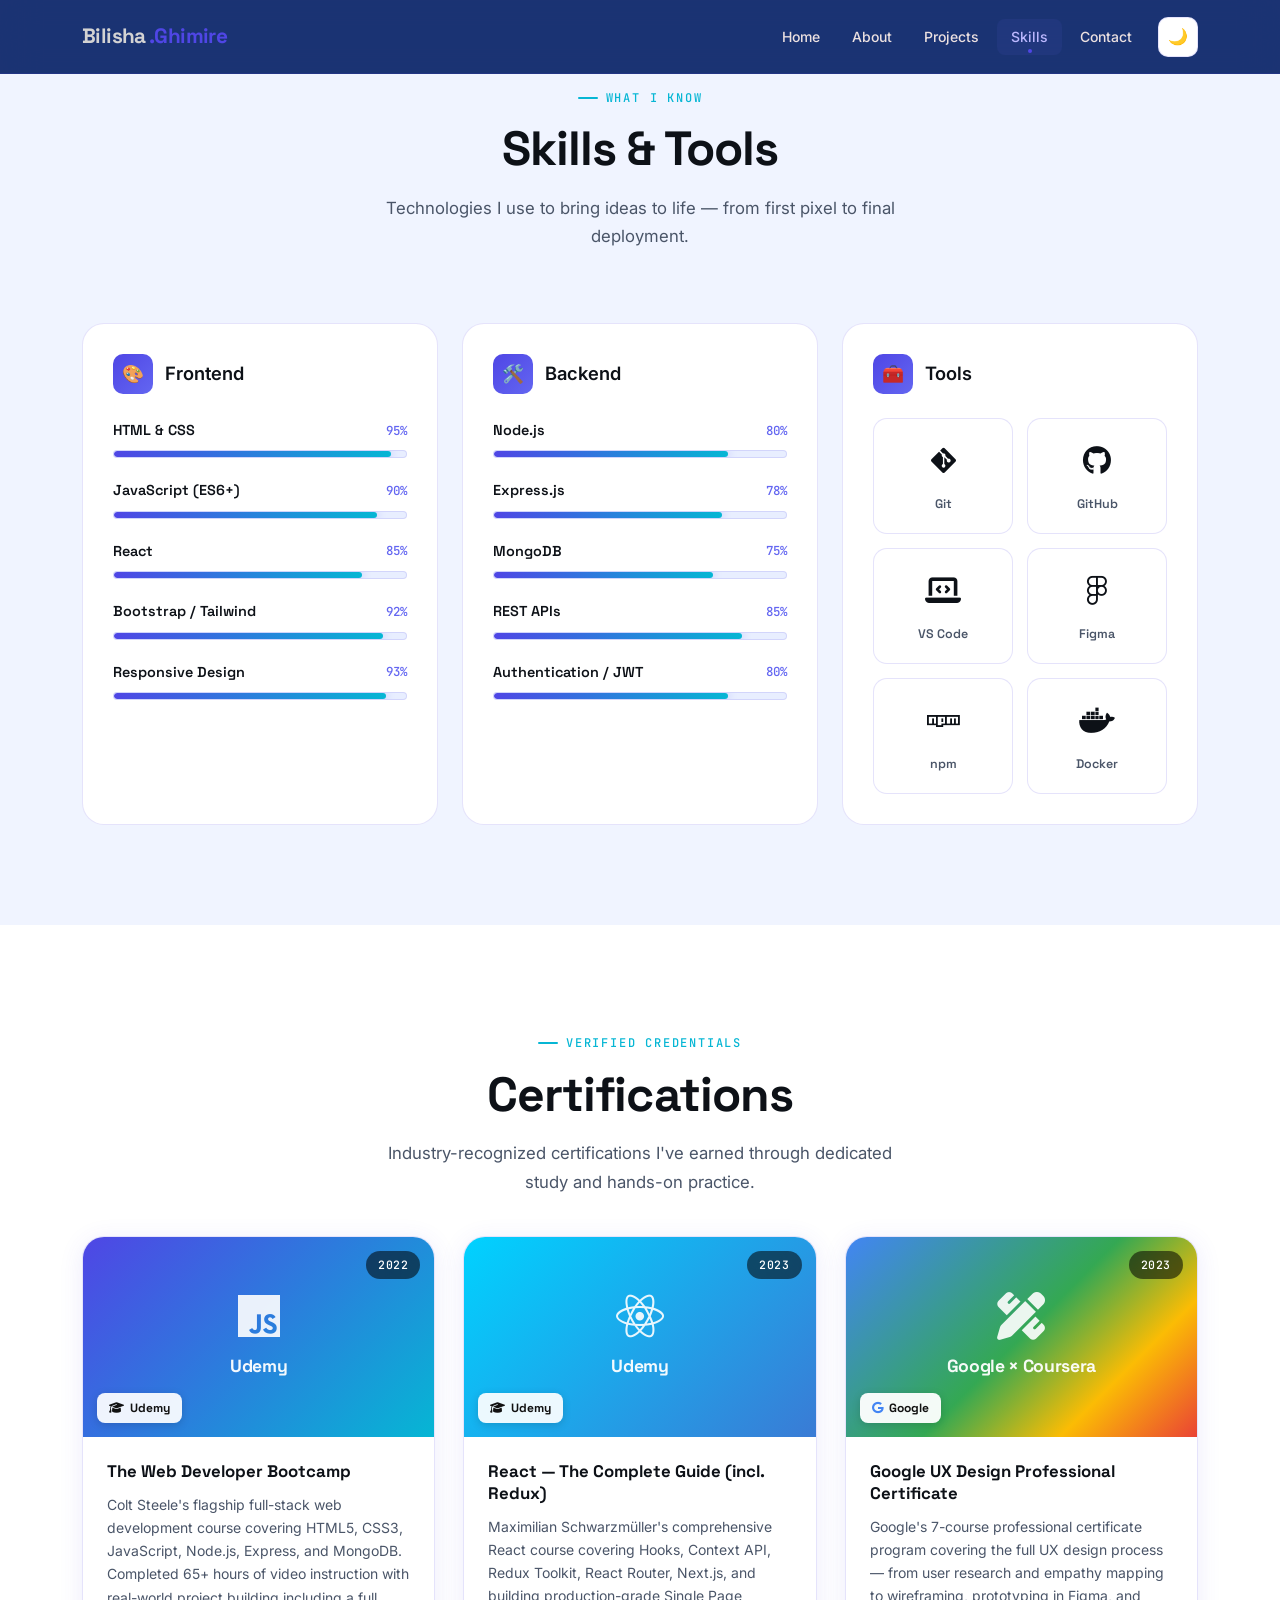
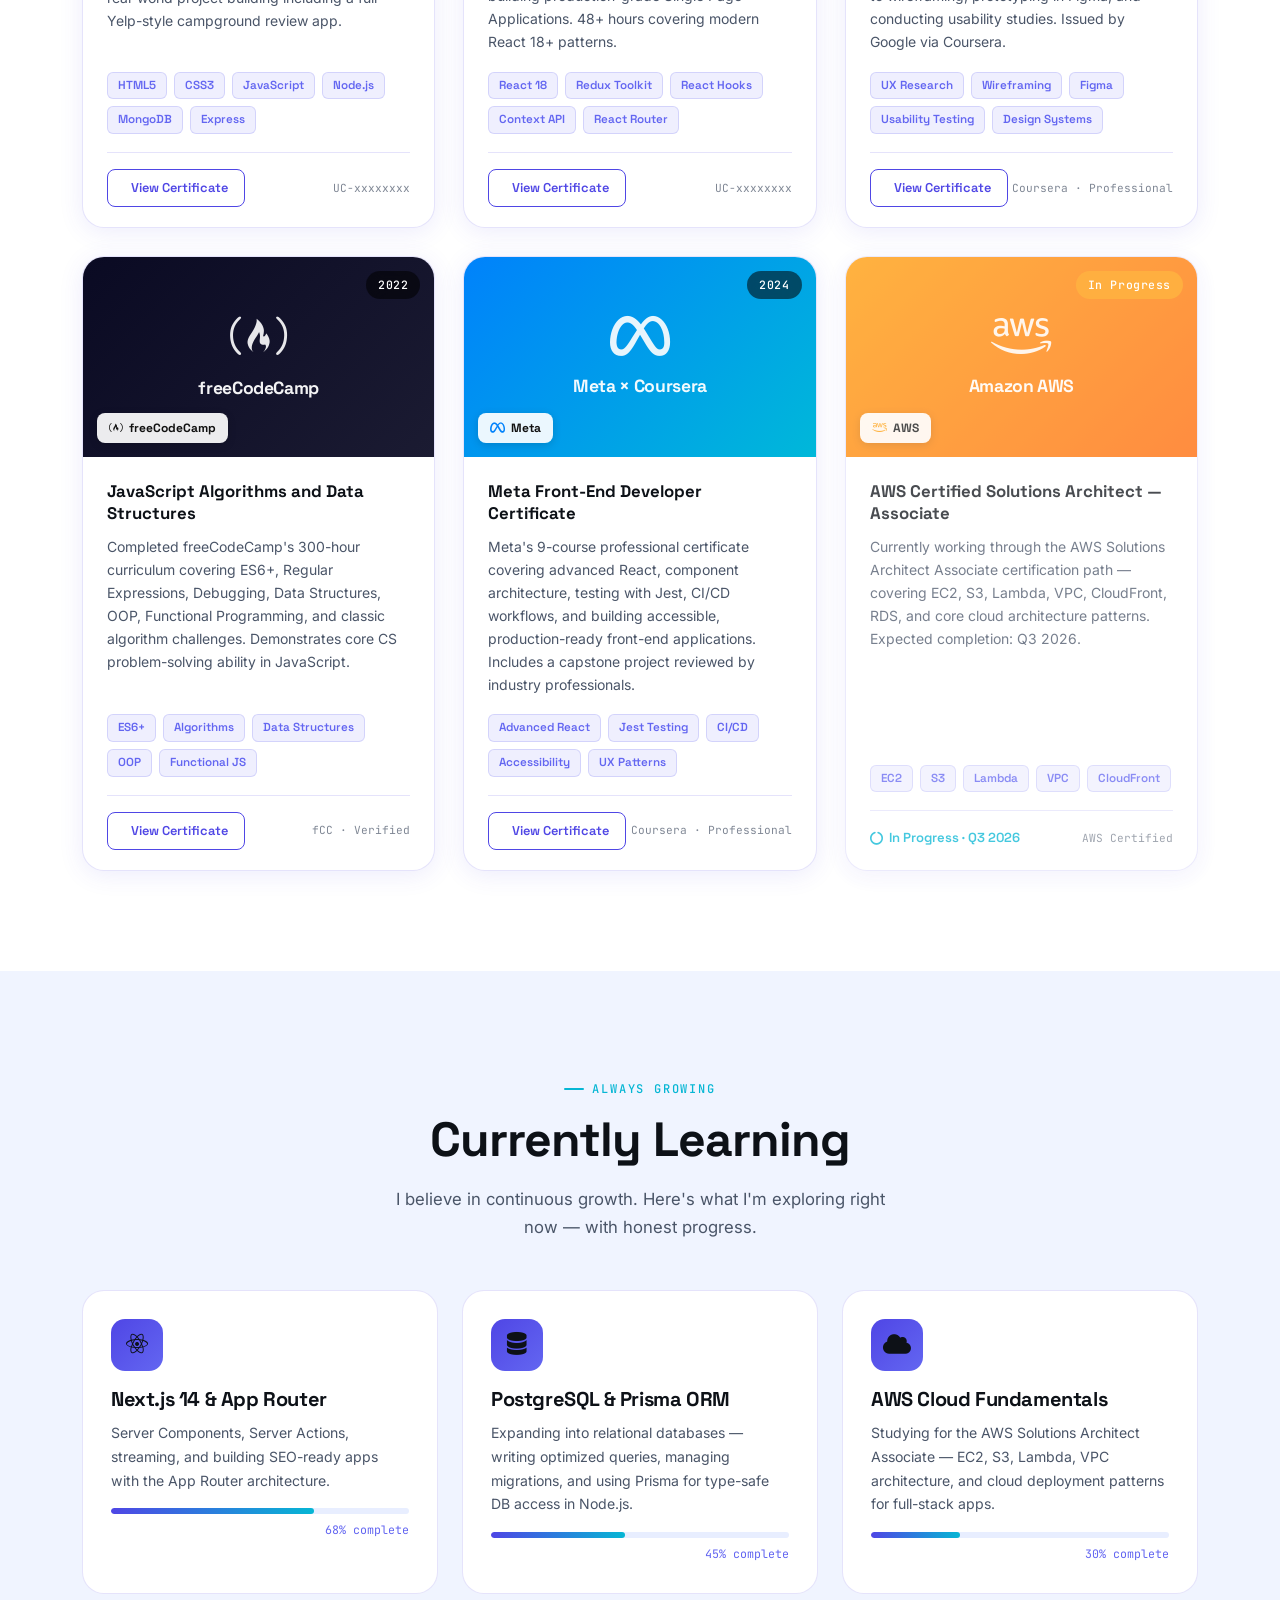
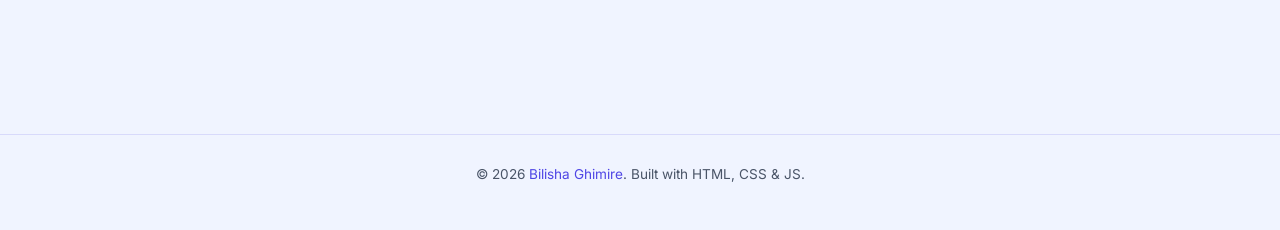
<file: skills.html>
<!DOCTYPE html>
<html lang="en">
<head>
<meta charset="UTF-8">
<meta name="viewport" content="width=device-width, initial-scale=1.0">
<title>Skills — Bilisha Ghimire</title>
<link href="https://cdn.jsdelivr.net/npm/bootstrap@5.3.3/dist/css/bootstrap.min.css" rel="stylesheet">
<link href="https://cdnjs.cloudflare.com/ajax/libs/font-awesome/6.5.1/css/all.min.css" rel="stylesheet">
<link rel="stylesheet" href="style.css">
<style>
/* ─── Certificate Cards ─── */
.cert-grid {
  display: grid;
  grid-template-columns: repeat(auto-fill, minmax(340px, 1fr));
  gap: 28px;
  margin-top: 40px;
}

.cert-card {
  background: var(--surface);
  border: 1px solid var(--border);
  border-radius: var(--radius-lg);
  overflow: hidden;
  box-shadow: var(--shadow);
  transition: all var(--transition);
  position: relative;
  display: flex;
  flex-direction: column;
}

.cert-card:hover {
  transform: translateY(-6px);
  box-shadow: var(--shadow-lg);
  border-color: var(--primary);
}

.cert-img-wrap {
  position: relative;
  width: 100%;
  height: 200px;
  overflow: hidden;
  background: linear-gradient(135deg, var(--surface2), var(--surface));
}

.cert-img-wrap img {
  width: 100%;
  height: 100%;
  object-fit: cover;
  transition: transform 0.5s ease;
}

.cert-card:hover .cert-img-wrap img {
  transform: scale(1.05);
}

/* Placeholder when no image */
.cert-img-placeholder {
  width: 100%;
  height: 100%;
  display: flex;
  flex-direction: column;
  align-items: center;
  justify-content: center;
  background: linear-gradient(135deg, var(--primary) 0%, var(--accent) 100%);
  color: #fff;
  gap: 12px;
}

.cert-img-placeholder i {
  font-size: 3rem;
  opacity: 0.9;
}

.cert-img-placeholder .cert-issuer-logo {
  font-family: 'Space Grotesk', sans-serif;
  font-weight: 700;
  font-size: 1.1rem;
  letter-spacing: -0.02em;
  opacity: 0.95;
}

.cert-badge-year {
  position: absolute;
  top: 14px;
  right: 14px;
  background: rgba(0,0,0,0.55);
  backdrop-filter: blur(8px);
  color: #fff;
  font-family: 'JetBrains Mono', monospace;
  font-size: 0.72rem;
  font-weight: 500;
  padding: 4px 12px;
  border-radius: 99px;
  letter-spacing: 0.05em;
}

.cert-issuer-badge {
  position: absolute;
  bottom: 14px;
  left: 14px;
  background: rgba(255,255,255,0.92);
  backdrop-filter: blur(8px);
  color: #111;
  font-family: 'Space Grotesk', sans-serif;
  font-size: 0.75rem;
  font-weight: 700;
  padding: 5px 12px;
  border-radius: 8px;
  display: flex;
  align-items: center;
  gap: 6px;
  box-shadow: 0 2px 8px rgba(0,0,0,0.15);
}

[data-theme="dark"] .cert-issuer-badge {
  background: rgba(15,22,35,0.88);
  color: var(--text);
}

.cert-body {
  padding: 24px 24px 20px;
  flex: 1;
  display: flex;
  flex-direction: column;
}

.cert-title {
  font-family: 'Space Grotesk', sans-serif;
  font-weight: 700;
  font-size: 1.05rem;
  color: var(--text);
  margin-bottom: 10px;
  line-height: 1.3;
}

.cert-desc {
  font-size: 0.875rem;
  color: var(--text2);
  line-height: 1.65;
  flex: 1;
  margin-bottom: 18px;
}

.cert-skills-row {
  display: flex;
  flex-wrap: wrap;
  gap: 7px;
  margin-bottom: 18px;
}

.cert-skill-tag {
  background: rgba(99,102,241,0.1);
  color: var(--primary2);
  font-family: 'Space Grotesk', sans-serif;
  font-size: 0.73rem;
  font-weight: 600;
  padding: 3px 10px;
  border-radius: 6px;
  border: 1px solid rgba(99,102,241,0.2);
}

.cert-footer {
  display: flex;
  align-items: center;
  justify-content: space-between;
  padding-top: 16px;
  border-top: 1px solid var(--border);
}

.cert-verify-btn {
  display: inline-flex;
  align-items: center;
  gap: 7px;
  font-family: 'Space Grotesk', sans-serif;
  font-size: 0.8rem;
  font-weight: 600;
  color: var(--primary);
  text-decoration: none;
  padding: 7px 16px;
  border: 1.5px solid var(--primary);
  border-radius: 8px;
  transition: all var(--transition);
}

.cert-verify-btn:hover {
  background: var(--primary);
  color: #fff;
  transform: translateY(-1px);
}

.cert-credential-id {
  font-family: 'JetBrains Mono', monospace;
  font-size: 0.7rem;
  color: var(--text2);
  opacity: 0.7;
}

/* ─── Learning Progress Cards ─── */
.learning-card {
  background: var(--surface);
  border: 1px solid var(--border);
  border-radius: var(--radius-lg);
  padding: 28px;
  position: relative;
  overflow: hidden;
  transition: all var(--transition);
}

.learning-card::before {
  content: '';
  position: absolute;
  top: 0; left: 0; right: 0;
  height: 3px;
  background: linear-gradient(90deg, var(--primary), var(--accent));
  transform: scaleX(0);
  transform-origin: left;
  transition: transform 0.4s ease;
}

.learning-card:hover::before {
  transform: scaleX(1);
}

.learning-card:hover {
  transform: translateY(-4px);
  box-shadow: var(--shadow-lg);
  border-color: var(--primary);
}

.learning-progress-bar {
  height: 6px;
  background: var(--surface2);
  border-radius: 99px;
  margin-top: 14px;
  overflow: hidden;
}

.learning-progress-fill {
  height: 100%;
  border-radius: 99px;
  background: linear-gradient(90deg, var(--primary), var(--accent));
  width: 0;
  transition: width 1.4s cubic-bezier(0.4, 0, 0.2, 1);
}

.learning-pct-label {
  font-family: 'JetBrains Mono', monospace;
  font-size: 0.73rem;
  color: var(--primary2);
  margin-top: 7px;
  display: block;
  text-align: right;
}
</style>
</head>
<body>

<div id="page-loader"><div class="loader-ring"></div><div class="loader-text">LOADING…</div></div>

<nav class="navbar navbar-expand-lg">
  <div class="container">
    <a class="navbar-brand" href="index.html">Bilisha <span>.Ghimire</span></a>
    <button class="navbar-toggler" type="button" data-bs-toggle="collapse" data-bs-target="#navMenu">
      <span class="navbar-toggler-icon"></span>
    </button>
    <div class="collapse navbar-collapse" id="navMenu">
      <ul class="navbar-nav ms-auto align-items-lg-center gap-1">
        <li class="nav-item"><a class="nav-link" href="index.html">Home</a></li>
        <li class="nav-item"><a class="nav-link" href="about.html">About</a></li>
        <li class="nav-item"><a class="nav-link" href="projects.html">Projects</a></li>
        <li class="nav-item"><a class="nav-link active" href="skills.html">Skills</a></li>
        <li class="nav-item"><a class="nav-link" href="contact.html">Contact</a></li>
        <li class="nav-item ms-lg-2 mt-2 mt-lg-0">
          <button class="theme-toggle" title="Switch to dark">🌙</button>
        </li>
      </ul>
    </div>
  </div>
</nav>

<!-- SKILLS SECTION -->
<section class="section page-top">
  <div class="container">
    <div class="text-center mx-auto reveal" style="max-width:600px;">
      <div class="section-label justify-content-center">What I Know</div>
      <h2 class="section-title">Skills &amp; Tools</h2>
      <p class="section-subtitle mx-auto">Technologies I use to bring ideas to life — from first pixel to final deployment.</p>
    </div>

    <div class="row g-4 mt-5">
      <div class="col-lg-4 reveal-left">
        <div class="skill-section-card">
          <div class="skills-category-title"><span class="skills-category-icon">🎨</span> Frontend</div>
          <div class="skill-bar-item">
            <div class="skill-bar-header"><span class="skill-bar-name">HTML &amp; CSS</span><span class="skill-bar-pct">95%</span></div>
            <div class="skill-bar-track"><div class="skill-bar-fill" data-pct="95"></div></div>
          </div>
          <div class="skill-bar-item">
            <div class="skill-bar-header"><span class="skill-bar-name">JavaScript (ES6+)</span><span class="skill-bar-pct">90%</span></div>
            <div class="skill-bar-track"><div class="skill-bar-fill" data-pct="90"></div></div>
          </div>
          <div class="skill-bar-item">
            <div class="skill-bar-header"><span class="skill-bar-name">React</span><span class="skill-bar-pct">85%</span></div>
            <div class="skill-bar-track"><div class="skill-bar-fill" data-pct="85"></div></div>
          </div>
          <div class="skill-bar-item">
            <div class="skill-bar-header"><span class="skill-bar-name">Bootstrap / Tailwind</span><span class="skill-bar-pct">92%</span></div>
            <div class="skill-bar-track"><div class="skill-bar-fill" data-pct="92"></div></div>
          </div>
          <div class="skill-bar-item">
            <div class="skill-bar-header"><span class="skill-bar-name">Responsive Design</span><span class="skill-bar-pct">93%</span></div>
            <div class="skill-bar-track"><div class="skill-bar-fill" data-pct="93"></div></div>
          </div>
        </div>
      </div>

      <div class="col-lg-4 reveal">
        <div class="skill-section-card">
          <div class="skills-category-title"><span class="skills-category-icon">🛠️</span> Backend</div>
          <div class="skill-bar-item">
            <div class="skill-bar-header"><span class="skill-bar-name">Node.js</span><span class="skill-bar-pct">80%</span></div>
            <div class="skill-bar-track"><div class="skill-bar-fill" data-pct="80"></div></div>
          </div>
          <div class="skill-bar-item">
            <div class="skill-bar-header"><span class="skill-bar-name">Express.js</span><span class="skill-bar-pct">78%</span></div>
            <div class="skill-bar-track"><div class="skill-bar-fill" data-pct="78"></div></div>
          </div>
          <div class="skill-bar-item">
            <div class="skill-bar-header"><span class="skill-bar-name">MongoDB</span><span class="skill-bar-pct">75%</span></div>
            <div class="skill-bar-track"><div class="skill-bar-fill" data-pct="75"></div></div>
          </div>
          <div class="skill-bar-item">
            <div class="skill-bar-header"><span class="skill-bar-name">REST APIs</span><span class="skill-bar-pct">85%</span></div>
            <div class="skill-bar-track"><div class="skill-bar-fill" data-pct="85"></div></div>
          </div>
          <div class="skill-bar-item">
            <div class="skill-bar-header"><span class="skill-bar-name">Authentication / JWT</span><span class="skill-bar-pct">80%</span></div>
            <div class="skill-bar-track"><div class="skill-bar-fill" data-pct="80"></div></div>
          </div>
        </div>
      </div>

      <div class="col-lg-4 reveal-right">
        <div class="skill-section-card">
          <div class="skills-category-title"><span class="skills-category-icon">🧰</span> Tools</div>
          <div class="tools-grid">
            <div class="tool-card"><div class="tool-card-icon"><i class="fa-brands fa-git-alt"></i></div><div class="tool-card-name">Git</div></div>
            <div class="tool-card"><div class="tool-card-icon"><i class="fa-brands fa-github"></i></div><div class="tool-card-name">GitHub</div></div>
            <div class="tool-card"><div class="tool-card-icon"><i class="fa-solid fa-laptop-code"></i></div><div class="tool-card-name">VS Code</div></div>
            <div class="tool-card"><div class="tool-card-icon"><i class="fa-brands fa-figma"></i></div><div class="tool-card-name">Figma</div></div>
            <div class="tool-card"><div class="tool-card-icon"><i class="fa-brands fa-npm"></i></div><div class="tool-card-name">npm</div></div>
            <div class="tool-card"><div class="tool-card-icon"><i class="fa-brands fa-docker"></i></div><div class="tool-card-name">Docker</div></div>
          </div>
        </div>
      </div>
    </div>
  </div>
</section>

<!-- CERTIFICATIONS SECTION -->
<section class="section" style="background: var(--surface);">
  <div class="container">
    <div class="text-center mx-auto reveal" style="max-width:600px;">
      <div class="section-label justify-content-center">Verified Credentials</div>
      <h2 class="section-title">Certifications</h2>
      <p class="section-subtitle mx-auto">Industry-recognized certifications I've earned through dedicated study and hands-on practice.</p>
    </div>

    <div class="cert-grid">

      <!-- Cert 1: Web Dev Bootcamp -->
      <div class="cert-card reveal delay-1">
        <div class="cert-img-wrap">
          <!-- Replace src with your real certificate image path, e.g. certs/udemy-webdev.jpg -->
          <div class="cert-img-placeholder">
            <i class="fa-brands fa-js"></i>
            <span class="cert-issuer-logo">Udemy</span>
          </div>
          <!-- Uncomment below and set your real image:
          <img src="certs/udemy-webdev-bootcamp.jpg" alt="The Web Developer Bootcamp Certificate">
          -->
          <span class="cert-badge-year">2022</span>
          <div class="cert-issuer-badge">
            <i class="fa-solid fa-graduation-cap"></i> Udemy
          </div>
        </div>
        <div class="cert-body">
          <div class="cert-title">The Web Developer Bootcamp</div>
          <p class="cert-desc">Colt Steele's flagship full-stack web development course covering HTML5, CSS3, JavaScript, Node.js, Express, and MongoDB. Completed 65+ hours of video instruction with real-world project building including a full Yelp-style campground review app.</p>
          <div class="cert-skills-row">
            <span class="cert-skill-tag">HTML5</span>
            <span class="cert-skill-tag">CSS3</span>
            <span class="cert-skill-tag">JavaScript</span>
            <span class="cert-skill-tag">Node.js</span>
            <span class="cert-skill-tag">MongoDB</span>
            <span class="cert-skill-tag">Express</span>
          </div>
          <div class="cert-footer">
            <a href="#" class="cert-verify-btn" target="_blank" rel="noopener">
              <i class="fa-solid fa-shield-check"></i> View Certificate
            </a>
            <span class="cert-credential-id">UC-xxxxxxxx</span>
          </div>
        </div>
      </div>

      <!-- Cert 2: React Complete Guide -->
      <div class="cert-card reveal delay-2">
        <div class="cert-img-wrap">
          <div class="cert-img-placeholder" style="background: linear-gradient(135deg, #00d2ff 0%, #3a7bd5 100%);">
            <i class="fa-brands fa-react"></i>
            <span class="cert-issuer-logo">Udemy</span>
          </div>
          <!-- <img src="certs/udemy-react.jpg" alt="React Complete Guide Certificate"> -->
          <span class="cert-badge-year">2023</span>
          <div class="cert-issuer-badge">
            <i class="fa-solid fa-graduation-cap"></i> Udemy
          </div>
        </div>
        <div class="cert-body">
          <div class="cert-title">React — The Complete Guide (incl. Redux)</div>
          <p class="cert-desc">Maximilian Schwarzmüller's comprehensive React course covering Hooks, Context API, Redux Toolkit, React Router, Next.js, and building production-grade Single Page Applications. 48+ hours covering modern React 18+ patterns.</p>
          <div class="cert-skills-row">
            <span class="cert-skill-tag">React 18</span>
            <span class="cert-skill-tag">Redux Toolkit</span>
            <span class="cert-skill-tag">React Hooks</span>
            <span class="cert-skill-tag">Context API</span>
            <span class="cert-skill-tag">React Router</span>
          </div>
          <div class="cert-footer">
            <a href="#" class="cert-verify-btn" target="_blank" rel="noopener">
              <i class="fa-solid fa-shield-check"></i> View Certificate
            </a>
            <span class="cert-credential-id">UC-xxxxxxxx</span>
          </div>
        </div>
      </div>

      <!-- Cert 3: Google UX Design -->
      <div class="cert-card reveal delay-3">
        <div class="cert-img-wrap">
          <div class="cert-img-placeholder" style="background: linear-gradient(135deg, #4285F4 0%, #34A853 50%, #FBBC04 75%, #EA4335 100%);">
            <i class="fa-solid fa-pen-ruler"></i>
            <span class="cert-issuer-logo">Google × Coursera</span>
          </div>
          <!-- <img src="certs/google-ux.jpg" alt="Google UX Design Certificate"> -->
          <span class="cert-badge-year">2023</span>
          <div class="cert-issuer-badge" style="background: rgba(255,255,255,0.95);">
            <i class="fa-brands fa-google" style="color:#4285F4;"></i> Google
          </div>
        </div>
        <div class="cert-body">
          <div class="cert-title">Google UX Design Professional Certificate</div>
          <p class="cert-desc">Google's 7-course professional certificate program covering the full UX design process — from user research and empathy mapping to wireframing, prototyping in Figma, and conducting usability studies. Issued by Google via Coursera.</p>
          <div class="cert-skills-row">
            <span class="cert-skill-tag">UX Research</span>
            <span class="cert-skill-tag">Wireframing</span>
            <span class="cert-skill-tag">Figma</span>
            <span class="cert-skill-tag">Usability Testing</span>
            <span class="cert-skill-tag">Design Systems</span>
          </div>
          <div class="cert-footer">
            <a href="#" class="cert-verify-btn" target="_blank" rel="noopener">
              <i class="fa-solid fa-shield-check"></i> View Certificate
            </a>
            <span class="cert-credential-id">Coursera · Professional</span>
          </div>
        </div>
      </div>

      <!-- Cert 4: JavaScript Algorithms (freeCodeCamp) -->
      <div class="cert-card reveal delay-1">
        <div class="cert-img-wrap">
          <div class="cert-img-placeholder" style="background: linear-gradient(135deg, #0a0a23 0%, #1b1b32 100%);">
            <i class="fa-brands fa-free-code-camp" style="font-size:3.2rem;"></i>
            <span class="cert-issuer-logo">freeCodeCamp</span>
          </div>
          <!-- <img src="certs/fcc-js-algo.jpg" alt="freeCodeCamp JS Algorithms Certificate"> -->
          <span class="cert-badge-year">2022</span>
          <div class="cert-issuer-badge">
            <i class="fa-brands fa-free-code-camp"></i> freeCodeCamp
          </div>
        </div>
        <div class="cert-body">
          <div class="cert-title">JavaScript Algorithms and Data Structures</div>
          <p class="cert-desc">Completed freeCodeCamp's 300-hour curriculum covering ES6+, Regular Expressions, Debugging, Data Structures, OOP, Functional Programming, and classic algorithm challenges. Demonstrates core CS problem-solving ability in JavaScript.</p>
          <div class="cert-skills-row">
            <span class="cert-skill-tag">ES6+</span>
            <span class="cert-skill-tag">Algorithms</span>
            <span class="cert-skill-tag">Data Structures</span>
            <span class="cert-skill-tag">OOP</span>
            <span class="cert-skill-tag">Functional JS</span>
          </div>
          <div class="cert-footer">
            <a href="#" class="cert-verify-btn" target="_blank" rel="noopener">
              <i class="fa-solid fa-shield-check"></i> View Certificate
            </a>
            <span class="cert-credential-id">fCC · Verified</span>
          </div>
        </div>
      </div>

      <!-- Cert 5: Meta Front-End Developer -->
      <div class="cert-card reveal delay-2">
        <div class="cert-img-wrap">
          <div class="cert-img-placeholder" style="background: linear-gradient(135deg, #0082fb 0%, #00b8d9 100%);">
            <i class="fa-brands fa-meta"></i>
            <span class="cert-issuer-logo">Meta × Coursera</span>
          </div>
          <!-- <img src="certs/meta-frontend.jpg" alt="Meta Front-End Developer Certificate"> -->
          <span class="cert-badge-year">2024</span>
          <div class="cert-issuer-badge">
            <i class="fa-brands fa-meta" style="color:#0082fb;"></i> Meta
          </div>
        </div>
        <div class="cert-body">
          <div class="cert-title">Meta Front-End Developer Certificate</div>
          <p class="cert-desc">Meta's 9-course professional certificate covering advanced React, component architecture, testing with Jest, CI/CD workflows, and building accessible, production-ready front-end applications. Includes a capstone project reviewed by industry professionals.</p>
          <div class="cert-skills-row">
            <span class="cert-skill-tag">Advanced React</span>
            <span class="cert-skill-tag">Jest Testing</span>
            <span class="cert-skill-tag">CI/CD</span>
            <span class="cert-skill-tag">Accessibility</span>
            <span class="cert-skill-tag">UX Patterns</span>
          </div>
          <div class="cert-footer">
            <a href="#" class="cert-verify-btn" target="_blank" rel="noopener">
              <i class="fa-solid fa-shield-check"></i> View Certificate
            </a>
            <span class="cert-credential-id">Coursera · Professional</span>
          </div>
        </div>
      </div>

      <!-- Cert 6: AWS Placeholder (In Progress) -->
      <div class="cert-card reveal delay-3" style="opacity:0.75;">
        <div class="cert-img-wrap">
          <div class="cert-img-placeholder" style="background: linear-gradient(135deg, #FF9900 0%, #FF6600 100%);">
            <i class="fa-brands fa-aws"></i>
            <span class="cert-issuer-logo">Amazon AWS</span>
          </div>
          <span class="cert-badge-year" style="background:rgba(255,153,0,0.85);">In Progress</span>
          <div class="cert-issuer-badge">
            <i class="fa-brands fa-aws" style="color:#FF9900;"></i> AWS
          </div>
        </div>
        <div class="cert-body">
          <div class="cert-title">AWS Certified Solutions Architect — Associate</div>
          <p class="cert-desc">Currently working through the AWS Solutions Architect Associate certification path — covering EC2, S3, Lambda, VPC, CloudFront, RDS, and core cloud architecture patterns. Expected completion: Q3 2026.</p>
          <div class="cert-skills-row">
            <span class="cert-skill-tag">EC2</span>
            <span class="cert-skill-tag">S3</span>
            <span class="cert-skill-tag">Lambda</span>
            <span class="cert-skill-tag">VPC</span>
            <span class="cert-skill-tag">CloudFront</span>
          </div>
          <div class="cert-footer">
            <span style="font-family:'Space Grotesk',sans-serif;font-size:0.82rem;font-weight:600;color:var(--accent);display:flex;align-items:center;gap:6px;">
              <i class="fa-solid fa-circle-notch fa-spin"></i> In Progress · Q3 2026
            </span>
            <span class="cert-credential-id">AWS Certified</span>
          </div>
        </div>
      </div>

    </div>
  </div>
</section>

<!-- CURRENTLY LEARNING -->
<section class="section">
  <div class="container">
    <div class="text-center mx-auto reveal" style="max-width:600px;">
      <div class="section-label justify-content-center">Always Growing</div>
      <h2 class="section-title">Currently Learning</h2>
      <p class="section-subtitle mx-auto">I believe in continuous growth. Here's what I'm exploring right now — with honest progress.</p>
    </div>
    <div class="row g-4 mt-4">
      <div class="col-lg-4 reveal delay-1">
        <div class="learning-card h-100">
          <div class="featured-card-icon" style="margin-bottom:1rem;"><i class="fa-brands fa-react"></i></div>
          <h5>Next.js 14 &amp; App Router</h5>
          <p style="font-size:0.88rem;color:var(--text2);margin-top:10px;">Server Components, Server Actions, streaming, and building SEO-ready apps with the App Router architecture.</p>
          <div class="learning-progress-bar">
            <div class="learning-progress-fill" data-progress="68"></div>
          </div>
          <span class="learning-pct-label">68% complete</span>
        </div>
      </div>
      <div class="col-lg-4 reveal delay-2">
        <div class="learning-card h-100">
          <div class="featured-card-icon" style="margin-bottom:1rem;"><i class="fa-solid fa-database"></i></div>
          <h5>PostgreSQL &amp; Prisma ORM</h5>
          <p style="font-size:0.88rem;color:var(--text2);margin-top:10px;">Expanding into relational databases — writing optimized queries, managing migrations, and using Prisma for type-safe DB access in Node.js.</p>
          <div class="learning-progress-bar">
            <div class="learning-progress-fill" data-progress="45"></div>
          </div>
          <span class="learning-pct-label">45% complete</span>
        </div>
      </div>
      <div class="col-lg-4 reveal delay-3">
        <div class="learning-card h-100">
          <div class="featured-card-icon" style="margin-bottom:1rem;"><i class="fa-solid fa-cloud"></i></div>
          <h5>AWS Cloud Fundamentals</h5>
          <p style="font-size:0.88rem;color:var(--text2);margin-top:10px;">Studying for the AWS Solutions Architect Associate — EC2, S3, Lambda, VPC architecture, and cloud deployment patterns for full-stack apps.</p>
          <div class="learning-progress-bar">
            <div class="learning-progress-fill" data-progress="30"></div>
          </div>
          <span class="learning-pct-label">30% complete</span>
        </div>
      </div>
    </div>
  </div>
</section>

<footer>
  <p class="footer-text">© 2026 <span>Bilisha Ghimire</span>. Built with HTML, CSS &amp; JS.</p>
</footer>

<script src="https://cdn.jsdelivr.net/npm/bootstrap@5.3.3/dist/js/bootstrap.bundle.min.js"></script>
<script src="script.js"></script>
<script>
// Learning progress bars animation
document.addEventListener('DOMContentLoaded', () => {
  const fills = document.querySelectorAll('.learning-progress-fill');
  const obs = new IntersectionObserver(entries => {
    entries.forEach(e => {
      if (e.isIntersecting) {
        e.target.style.width = e.target.dataset.progress + '%';
        obs.unobserve(e.target);
      }
    });
  }, { threshold: 0.3 });
  fills.forEach(f => obs.observe(f));
});
</script>
</body>
</html>
</file>
<file: style.css>
/* ============================================
   PORTFOLIO - Premium Design System
   Font: Space Grotesk (display) + Inter (body)
   ============================================ */

@import url('https://fonts.googleapis.com/css2?family=Space+Grotesk:wght@300;400;500;600;700&family=Inter:wght@300;400;500;600&family=JetBrains+Mono:wght@400;500&display=swap');

/* ── CSS Variables ── */
:root {
  --bg: #f0f4ff;
  --surface: #ffffff;
  --surface2: #e8eeff;
  --text: #0d1117;
  --text2: #4a5568;
  --primary: #4f46e5;
  --primary2: #6366f1;
  --accent: #06b6d4;
  --accent2: #0ea5e9;
  --success: #10b981;
  --danger: #ef4444;
  --border: rgba(79, 70, 229, 0.15);
  --shadow: 0 4px 24px rgba(79, 70, 229, 0.10);
  --shadow-lg: 0 12px 48px rgba(79, 70, 229, 0.18);
  --radius: 14px;
  --radius-lg: 22px;
  --nav-blur: rgba(240, 244, 255, 0.75);
  --nav-color:#011b62e3;
  --navColor:rgb(236, 225, 225);
  --glass: rgba(255, 255, 255, 0.55);
  --transition: 0.35s cubic-bezier(0.4, 0, 0.2, 1);
}

[data-theme="dark"] {
  --bg: #070b14;
  --surface: #0f1623;
  --surface2: #151d2e;
  --text: #e2e8f0;
  --text2: #8892a4;
  --navColor:rgb(236, 225, 225);
  --primary: #6366f1;
  --primary2: #818cf8;
  --accent: #22d3ee;
  --accent2: #38bdf8;
  --border: rgba(99, 102, 241, 0.20);
  --shadow: 0 4px 24px rgba(0, 0, 0, 0.40);
  --shadow-lg: 0 12px 48px rgba(0, 0, 0, 0.55);
  --nav-blur: rgba(7, 11, 20, 0.78);
  --glass: rgba(15, 22, 35, 0.65);
}

/* ── Reset & Base ── */
*,
*::before,
*::after {
  box-sizing: border-box;
  margin: 0;
  padding: 0;
}

html {
  scroll-behavior: smooth;
  font-size: 16px;
}

body {
  font-family: 'Inter', sans-serif;
  background: var(--bg);
  color: var(--text);
  transition: background var(--transition), color var(--transition);
  overflow-x: hidden;
  line-height: 1.7;
}

/* ── Typography ── */
h1,
h2,
h3,
h4,
h5 {
  font-family: 'Space Grotesk', sans-serif;
  font-weight: 700;
  line-height: 1.2;
  letter-spacing: -0.02em;
}

.mono {
  font-family: 'JetBrains Mono', monospace;
}

a {
  text-decoration: none;
  color: inherit;
}

img {
  max-width: 100%;
  display: block;
}

/* ── Selection ── */
::selection {
  background: var(--primary);
  color: #fff;
}

/* ── Scrollbar ── */
::-webkit-scrollbar {
  width: 6px;
}

::-webkit-scrollbar-track {
  background: var(--bg);
}

::-webkit-scrollbar-thumb {
  background: var(--primary);
  border-radius: 99px;
}

/* ══════════════════════════════════════
   NAVBAR
══════════════════════════════════════ */
.navbar {
  position: fixed !important;
  top: 0;
  left: 0;
  right: 0;
  z-index: 1000;
  backdrop-filter: blur(18px) saturate(180%);
  -webkit-backdrop-filter: blur(18px) saturate(180%);
  background: var(--nav-color) !important;
  border-bottom: 1px solid var(--border);
  transition: background var(--transition), border-color var(--transition);
  padding: 14px 0;
}

.navbar-brand {
  font-family: 'Space Grotesk', sans-serif;
  font-weight: 700;
  font-size: 1.3rem;
  letter-spacing: -0.03em;
  color:lightgray !important;
}

.navbar-brand span {
  color: var(--primary);
}

.nav-link {
  font-family: 'Inter', sans-serif;
  font-weight: 500;
  font-size: 0.875rem;
  color: var(--navColor) !important;
  padding: 6px 14px !important;
  border-radius: 8px;
  position: relative;
}

.nav-link:hover,
.nav-link.active {
  color: #bcb8ff !important;
  background: rgba(99, 102, 241, 0.08);
}

.nav-link.active::after {
  content: '';
  position: absolute;
  bottom: 2px;
  left: 50%;
  transform: translateX(-50%);
  width: 4px;
  height: 4px;
  border-radius: 50%;
  background: var(--primary);
}

.theme-toggle {
  width: 40px;
  height: 40px;
  border-radius: 10px;
  border: 1px solid var(--border);
  background: var(--surface);
  color: var(--text);
  display: flex;
  align-items: center;
  justify-content: center;
  cursor: pointer;
  transition: all var(--transition);
  font-size: 1rem;
}

.theme-toggle:hover {
  background: var(--primary);
  color: #fff;
  border-color: var(--primary);
  transform: rotate(15deg) scale(1.05);
}

.navbar-toggler {
  border: 1px solid var(--border) !important;
  border-radius: 10px !important;
  padding: 6px 10px !important;
}

.navbar-toggler-icon {
  filter: var(--toggler-filter, none);
}

[data-theme="dark"] .navbar-toggler-icon {
  filter: invert(1);
}

/* ══════════════════════════════════════
   SHARED SECTION STYLES
══════════════════════════════════════ */
.section {
  padding: 100px 0;
}

.section-sm {
  padding: 60px 0;
}

.section-label {
  font-family: 'JetBrains Mono', monospace;
  font-size: 0.75rem;
  font-weight: 500;
  letter-spacing: 0.15em;
  text-transform: uppercase;
  color: var(--accent);
  display: inline-flex;
  align-items: center;
  gap: 8px;
  margin-bottom: 12px;
}

.section-label::before {
  content: '';
  width: 20px;
  height: 2px;
  background: var(--accent);
  border-radius: 2px;
}

.section-title {
  font-size: clamp(2rem, 5vw, 3rem);
  color: var(--text);
  margin-bottom: 16px;
}

.section-subtitle {
  font-size: 1.05rem;
  color: var(--text2);
  max-width: 520px;
}

/* ── Cards ── */
.card-glass {
  background: var(--glass);
  backdrop-filter: blur(12px);
  -webkit-backdrop-filter: blur(12px);
  border: 1px solid var(--border);
  border-radius: var(--radius-lg);
  box-shadow: var(--shadow);
  transition: transform var(--transition), box-shadow var(--transition), border-color var(--transition);
}

.card-glass:hover {
  transform: translateY(-6px);
  box-shadow: var(--shadow-lg);
  border-color: var(--primary);
}

/* ── Buttons ── */
.btn-primary-custom {
  display: inline-flex;
  align-items: center;
  gap: 8px;
  padding: 13px 28px;
  background: linear-gradient(135deg, var(--primary), var(--primary2));
  color: #fff !important;
  border-radius: var(--radius);
  font-family: 'Space Grotesk', sans-serif;
  font-weight: 600;
  font-size: 0.9rem;
  border: none;
  cursor: pointer;
  transition: all var(--transition);
  box-shadow: 0 4px 20px rgba(79, 70, 229, 0.35);
  text-decoration: none;
}

.btn-primary-custom:hover {
  transform: translateY(-2px);
  box-shadow: 0 8px 30px rgba(79, 70, 229, 0.50);
  filter: brightness(1.08);
}

.btn-secondary-custom {
  display: inline-flex;
  align-items: center;
  gap: 8px;
  padding: 12px 28px;
  background: transparent;
  color: var(--primary) !important;
  border-radius: var(--radius);
  font-family: 'Space Grotesk', sans-serif;
  font-weight: 600;
  font-size: 0.9rem;
  border: 1.5px solid var(--primary);
  cursor: pointer;
  transition: all var(--transition);
  text-decoration: none;
}

.btn-secondary-custom:hover {
  background: var(--primary);
  color: #fff !important;
  transform: translateY(-2px);
  box-shadow: 0 8px 30px rgba(79, 70, 229, 0.35);
}

/* ── Badges ── */
.badge-tech {
  display: inline-block;
  padding: 4px 12px;
  background: rgba(99, 102, 241, 0.1);
  color: var(--primary2);
  border: 1px solid rgba(99, 102, 241, 0.2);
  border-radius: 99px;
  font-family: 'JetBrains Mono', monospace;
  font-size: 0.72rem;
  font-weight: 500;
  transition: all var(--transition);
}

.badge-tech:hover {
  background: var(--primary);
  color: #fff;
  border-color: var(--primary);
}

/* ── Scroll Reveal ── */
.reveal {
  opacity: 0;
  transform: translateY(32px);
  transition: opacity 0.65s ease, transform 0.65s ease;
}

.reveal.visible {
  opacity: 1;
  transform: translateY(0);
}

.reveal-left {
  opacity: 0;
  transform: translateX(-40px);
  transition: opacity 0.65s ease, transform 0.65s ease;
}

.reveal-left.visible {
  opacity: 1;
  transform: translateX(0);
}

.reveal-right {
  opacity: 0;
  transform: translateX(40px);
  transition: opacity 0.65s ease, transform 0.65s ease;
}

.reveal-right.visible {
  opacity: 1;
  transform: translateX(0);
}

/* delay helpers */
.delay-1 {
  transition-delay: 0.1s;
}

.delay-2 {
  transition-delay: 0.2s;
}

.delay-3 {
  transition-delay: 0.3s;
}

.delay-4 {
  transition-delay: 0.4s;
}

.delay-5 {
  transition-delay: 0.5s;
}

/* ── Page Top Offset for Fixed Nav ── */
.page-top {
  padding-top: 80px;
}

/* ══════════════════════════════════════
   HOME PAGE
══════════════════════════════════════ */
.hero {
  min-height: 100vh;
  display: flex;
  align-items: center;
  position: relative;
  overflow: hidden;
  padding-top: 80px;
}

/* Floating blobs */
.hero-blob {
  position: absolute;
  border-radius: 50%;
  filter: blur(80px);
  opacity: 0.22;
  animation: blobFloat 8s ease-in-out infinite alternate;
  pointer-events: none;
}

.hero-blob-1 {
  width: 520px;
  height: 520px;
  background: radial-gradient(circle, var(--primary), transparent);
  top: -100px;
  right: -80px;
  animation-duration: 9s;
}

.hero-blob-2 {
  width: 360px;
  height: 360px;
  background: radial-gradient(circle, var(--accent), transparent);
  bottom: -60px;
  left: -60px;
  animation-duration: 11s;
  animation-delay: -4s;
}

.hero-blob-3 {
  width: 280px;
  height: 280px;
  background: radial-gradient(circle, var(--primary2), transparent);
  top: 40%;
  left: 30%;
  animation-duration: 13s;
  animation-delay: -2s;
}

@keyframes blobFloat {
  0% {
    transform: translate(0, 0) scale(1);
  }

  100% {
    transform: translate(30px, 20px) scale(1.08);
  }
}

/* Grid dots bg */
.hero::before {
  content: '';
  position: absolute;
  inset: 0;
  background-image:
    radial-gradient(circle, var(--border) 1px, transparent 1px);
  background-size: 32px 32px;
  opacity: 0.5;
  pointer-events: none;
}

.hero-content {
  position: relative;
  z-index: 2;
}

.hero-eyebrow {
  display: inline-flex;
  align-items: center;
  gap: 8px;
  padding: 6px 14px;
  background: rgba(99, 102, 241, 0.1);
  border: 1px solid var(--border);
  border-radius: 99px;
  font-family: 'JetBrains Mono', monospace;
  font-size: 0.78rem;
  color: var(--accent);
  margin-bottom: 20px;
}

.hero-eyebrow-dot {
  width: 6px;
  height: 6px;
  background: var(--accent);
  border-radius: 50%;
  animation: pulse 2s ease-in-out infinite;
}

@keyframes pulse {

  0%,
  100% {
    opacity: 1;
    transform: scale(1);
  }

  50% {
    opacity: 0.5;
    transform: scale(0.7);
  }
}

.hero-name {
  font-size: clamp(2.8rem, 7vw, 5.5rem);
  font-weight: 700;
  letter-spacing: -0.04em;
  line-height: 1.05;
  margin-bottom: 12px;
}

.hero-name .highlight {
  background: linear-gradient(135deg, var(--primary), var(--accent));
  -webkit-background-clip: text;
  -webkit-text-fill-color: transparent;
  background-clip: text;
}

.hero-role {
  font-family: 'Space Grotesk', sans-serif;
  font-size: clamp(1.15rem, 3vw, 1.55rem);
  font-weight: 500;
  color: var(--text2);
  margin-bottom: 20px;
  min-height: 2em;
}

.typed-text {
  color: var(--primary2);
}

.cursor {
  display: inline-block;
  width: 2px;
  height: 1.2em;
  background: var(--primary);
  animation: blink 0.85s step-end infinite;
  vertical-align: text-bottom;
  margin-left: 2px;
  border-radius: 2px;
}

@keyframes blink {

  0%,
  100% {
    opacity: 1;
  }

  50% {
    opacity: 0;
  }
}

.hero-desc {
  font-size: 1.05rem;
  color: var(--text2);
  max-width: 480px;
  margin-bottom: 36px;
  line-height: 1.8;
}

.hero-cta {
  display: flex;
  gap: 14px;
  flex-wrap: wrap;
  margin-bottom: 48px;
}

.hero-stats {
  display: flex;
  gap: 32px;
  flex-wrap: wrap;
}

.hero-stat-num {
  font-family: 'Space Grotesk', sans-serif;
  font-size: 2rem;
  font-weight: 700;
  color: var(--primary);
  line-height: 1;
}

.hero-stat-label {
  font-size: 0.78rem;
  color: var(--text2);
  margin-top: 3px;
}

/* Hero Image Side */
.hero-image-wrap {
  position: relative;
  display: flex;
  justify-content: center;
  align-items: center;
}

.hero-avatar-ring {
  position: relative;
  width: 340px;
  height: 340px;
  background-image: url("./bilisha.jpeg");
  background-size: cover;
  border-radius: 50%;
}

@media (max-width: 576px) {
  .hero-avatar-ring {
    width: 220px;
    height: 220px;
  }
}


@keyframes spinRing {
  to {
    transform: rotate(360deg);
  }
}



.hero-avatar {
  position: relative;
  width: 100%;
  height: 100%;
  border-radius: 50%;
  object-fit: cover;
  z-index: 1;
  font-size: 6rem;
  display: flex;
  align-items: center;
  justify-content: center;
  background: linear-gradient(135deg, var(--surface2), var(--surface));
  border: 3px solid var(--bg);
}



.hero-float-badge {
  position: absolute;
  background: var(--surface);
  border: 1px solid var(--border);
  border-radius: var(--radius);
  padding: 10px 16px;
  box-shadow: var(--shadow);
  display: flex;
  align-items: center;
  gap: 8px;
  font-size: 0.8rem;
  font-weight: 600;
  color: var(--text);
  z-index: 10;
  animation: floatBadge 4s ease-in-out infinite alternate;
}

@keyframes floatBadge {
  0% {
    transform: translateY(0);
  }

  100% {
    transform: translateY(-10px);
  }
}

.hero-float-badge-1 {
  bottom: 30px;
  left: -20px;
  animation-delay: -1s;
}

.hero-float-badge-2 {
  top: 40px;
  right: -10px;
  animation-delay: -2.5s;
}

.hero-float-badge .badge-icon {
  font-size: 1.2rem;
}

/* Featured Projects on Home */
.featured-grid {
  display: grid;
  grid-template-columns: repeat(auto-fit, minmax(280px, 1fr));
  gap: 24px;
}

.featured-card {
  padding: 28px;
  background: var(--surface);
  border: 1px solid var(--border);
  border-radius: var(--radius-lg);
  box-shadow: var(--shadow);
  transition: all var(--transition);
  position: relative;
  overflow: hidden;
}

.featured-card::before {
  content: '';
  position: absolute;
  top: 0;
  left: 0;
  right: 0;
  height: 3px;
  background: linear-gradient(90deg, var(--primary), var(--accent));
  opacity: 0;
  transition: opacity var(--transition);
}

.featured-card:hover {
  transform: translateY(-6px);
  box-shadow: var(--shadow-lg);
  border-color: var(--primary);
}

.featured-card:hover::before {
  opacity: 1;
}

.featured-card-icon {
  width: 52px;
  height: 52px;
  border-radius: 14px;
  background: linear-gradient(135deg, var(--primary), var(--primary2));
  display: flex;
  align-items: center;
  justify-content: center;
  font-size: 1.4rem;
  margin-bottom: 16px;
}

.featured-card h4 {
  font-size: 1.05rem;
  margin-bottom: 8px;
  color: var(--text);
}

.featured-card p {
  font-size: 0.875rem;
  color: var(--text2);
  margin-bottom: 16px;
  line-height: 1.6;
}

/* ══════════════════════════════════════
   ABOUT PAGE
══════════════════════════════════════ */
.about-avatar-wrap {
  position: relative;
  display: inline-block;
    background-image: url("./bilisha.jpeg");
  background-size: cover;
  border-radius: 50%;
}

.about-avatar {
  width: 380px;
  height: 380px;

}

.about-avatar-glow {
  position: absolute;
  inset: -10px;
  border-radius: 80%;
  background: conic-gradient(var(--primary), var(--accent), var(--primary2), var(--primary));
  animation: spinRing 6s linear infinite;
  z-index: -1;
  border: 1px solid var(--primary);
}

.about-avatar-glow::after {
  content: '';
  position: absolute;
  inset: 3px;
  background: var(--bg);
  border-radius: calc(var(--radius-lg) + 2px);
}

.about-stats-row {
  display: grid;
  grid-template-columns: repeat(3, 1fr);
  gap: 16px;
  margin-top: 24px;
}

.about-stat-box {
  background: var(--surface);
  border: 1px solid var(--border);
  border-radius: var(--radius);
  padding: 16px;
  text-align: center;
}

.about-stat-box .num {
  font-family: 'Space Grotesk', sans-serif;
  font-size: 1.6rem;
  font-weight: 700;
  color: var(--primary);
}

.about-stat-box .lbl {
  font-size: 0.75rem;
  color: var(--text2);
  margin-top: 2px;
}

/* Timeline */
.timeline {
  position: relative;
  padding-left: 32px;
}

.timeline::before {
  content: '';
  position: absolute;
  left: 8px;
  top: 0;
  bottom: 0;
  width: 2px;
  background: linear-gradient(to bottom, var(--primary), var(--accent), transparent);
  border-radius: 2px;
}

.timeline-item {
  position: relative;
  margin-bottom: 32px;
}

.timeline-item::before {
  content: '';
  position: absolute;
  left: -28px;
  top: 6px;
  width: 12px;
  height: 12px;
  border-radius: 50%;
  background: var(--primary);
  border: 3px solid var(--bg);
  box-shadow: 0 0 0 3px rgba(99, 102, 241, 0.25);
  transition: all var(--transition);
}

.timeline-item:hover::before {
  transform: scale(1.4);
  box-shadow: 0 0 0 5px rgba(99, 102, 241, 0.3);
}

.timeline-date {
  font-family: 'JetBrains Mono', monospace;
  font-size: 0.75rem;
  color: var(--accent);
  margin-bottom: 4px;
}

.timeline-title {
  font-size: 1rem;
  font-weight: 600;
  color: var(--text);
  margin-bottom: 2px;
}

.timeline-company {
  font-size: 0.85rem;
  color: var(--primary2);
  font-weight: 500;
  margin-bottom: 6px;
}

.timeline-desc {
  font-size: 0.875rem;
  color: var(--text2);
  line-height: 1.6;
}

/* Skill tags */
.skill-tags {
  display: flex;
  flex-wrap: wrap;
  gap: 8px;
  margin-top: 12px;
}

.skill-tag {
  padding: 6px 16px;
  background: var(--surface2);
  border: 1px solid var(--border);
  border-radius: 99px;
  font-size: 0.82rem;
  font-weight: 500;
  color: var(--text2);
  transition: all var(--transition);
  cursor: default;
}

.skill-tag:hover {
  background: var(--primary);
  color: #fff;
  border-color: var(--primary);
  transform: translateY(-2px);
}

/* ══════════════════════════════════════
   PROJECTS PAGE
══════════════════════════════════════ */
.filter-bar {
  display: flex;
  gap: 10px;
  flex-wrap: wrap;
  margin-bottom: 40px;
}

.filter-btn {
  padding: 8px 20px;
  border-radius: 99px;
  border: 1.5px solid var(--border);
  background: var(--surface);
  color: var(--text2);
  font-family: 'Space Grotesk', sans-serif;
  font-size: 0.85rem;
  font-weight: 500;
  cursor: pointer;
  transition: all var(--transition);
}

.filter-btn:hover,
.filter-btn.active {
  background: var(--primary);
  color: #fff;
  border-color: var(--primary);
  box-shadow: 0 4px 16px rgba(99, 102, 241, 0.30);
}

.project-card {
  background: var(--surface);
  border: 1px solid var(--border);
  border-radius: var(--radius-lg);
  overflow: hidden;
  box-shadow: var(--shadow);
  transition: all var(--transition);
  height: 100%;
  display: flex;
  flex-direction: column;
}

.project-card:hover {
  transform: translateY(-8px);
  box-shadow: var(--shadow-lg);
  border-color: var(--primary);
}

.project-card-img {
  height: 200px;
  overflow: hidden;
  position: relative;
  background: linear-gradient(135deg, var(--surface2), var(--bg));
  display: flex;
  align-items: center;
  justify-content: center;
}

.project-card-img .proj-icon {
  font-size: 4rem;
  transition: transform var(--transition);
}

.project-card:hover .proj-icon {
  transform: scale(1.15);
}

.project-card-img::after {
  content: '';
  position: absolute;
  inset: 0;
  background: linear-gradient(to bottom, transparent 60%, rgba(99, 102, 241, 0.10));
  opacity: 0;
  transition: opacity var(--transition);
}

.project-card:hover .project-card-img::after {
  opacity: 1;
}

.project-card-body {
  padding: 22px;
  flex: 1;
  display: flex;
  flex-direction: column;
}

.project-card-body h4 {
  font-size: 1.05rem;
  margin-bottom: 8px;
  color: var(--text);
}

.project-card-body p {
  font-size: 0.875rem;
  color: var(--text2);
  flex: 1;
  margin-bottom: 16px;
  line-height: 1.6;
}

.project-tech-list {
  display: flex;
  flex-wrap: wrap;
  gap: 6px;
  margin-bottom: 18px;
}

.project-card-actions {
  display: flex;
  gap: 10px;
}

.btn-proj {
  flex: 1;
  padding: 9px 14px;
  border-radius: 10px;
  font-size: 0.82rem;
  font-weight: 600;
  font-family: 'Space Grotesk', sans-serif;
  text-align: center;
  transition: all var(--transition);
  display: flex;
  align-items: center;
  justify-content: center;
  gap: 5px;
  text-decoration: none;
}

.btn-proj-primary {
  background: linear-gradient(135deg, var(--primary), var(--primary2));
  color: #fff !important;
  border: none;
  box-shadow: 0 4px 12px rgba(99, 102, 241, 0.28);
}

.btn-proj-primary:hover {
  filter: brightness(1.1);
  transform: translateY(-2px);
  box-shadow: 0 6px 18px rgba(99, 102, 241, 0.40);
}

.btn-proj-secondary {
  background: transparent;
  color: var(--primary) !important;
  border: 1.5px solid var(--primary);
}

.btn-proj-secondary:hover {
  background: var(--primary);
  color: #fff !important;
  transform: translateY(-2px);
}

/* hidden card */
.project-card-wrap {
  display: block;
}

.project-card-wrap.hidden {
  display: none !important;
}

/* ══════════════════════════════════════
   SKILLS PAGE
══════════════════════════════════════ */
.skills-category-title {
  display: flex;
  align-items: center;
  gap: 12px;
  font-size: 1.15rem;
  font-weight: 600;
  margin-bottom: 24px;
  color: var(--text);
}

.skills-category-icon {
  width: 40px;
  height: 40px;
  border-radius: 10px;
  background: linear-gradient(135deg, var(--primary), var(--primary2));
  display: flex;
  align-items: center;
  justify-content: center;
  font-size: 1.1rem;
}

.skill-bar-item {
  margin-bottom: 20px;
}

.skill-bar-header {
  display: flex;
  justify-content: space-between;
  align-items: center;
  margin-bottom: 8px;
}

.skill-bar-name {
  font-family: 'Space Grotesk', sans-serif;
  font-weight: 600;
  font-size: 0.9rem;
  color: var(--text);
  display: flex;
  align-items: center;
  gap: 8px;
}

.skill-bar-pct {
  font-family: 'JetBrains Mono', monospace;
  font-size: 0.78rem;
  color: var(--primary2);
  font-weight: 500;
}

.skill-bar-track {
  height: 8px;
  background: var(--surface2);
  border-radius: 99px;
  overflow: hidden;
  border: 1px solid var(--border);
}

.skill-bar-fill {
  height: 100%;
  border-radius: 99px;
  background: linear-gradient(90deg, var(--primary), var(--accent));
  width: 0;
  transition: width 1.2s cubic-bezier(0.4, 0, 0.2, 1);
  box-shadow: 0 0 10px rgba(99, 102, 241, 0.40);
}

.tools-grid {
  display: grid;
  grid-template-columns: repeat(auto-fill, minmax(110px, 1fr));
  gap: 14px;
}

.tool-card {
  background: var(--surface);
  border: 1px solid var(--border);
  border-radius: var(--radius);
  padding: 18px 12px;
  text-align: center;
  transition: all var(--transition);
  cursor: default;
}

.tool-card:hover {
  transform: translateY(-4px);
  border-color: var(--primary);
  box-shadow: 0 8px 24px rgba(99, 102, 241, 0.18);
}

.tool-card-icon {
  font-size: 1.8rem;
  margin-bottom: 8px;
}

.tool-card-name {
  font-size: 0.78rem;
  font-weight: 600;
  color: var(--text2);
  font-family: 'Space Grotesk', sans-serif;
}

/* Skill category card */
.skill-section-card {
  background: var(--surface);
  border: 1px solid var(--border);
  border-radius: var(--radius-lg);
  padding: 30px;
  height: 100%;
}

/* ══════════════════════════════════════
   CONTACT PAGE
══════════════════════════════════════ */
.contact-card {
  background: var(--glass);
  backdrop-filter: blur(20px);
  -webkit-backdrop-filter: blur(20px);
  border: 1px solid var(--border);
  border-radius: var(--radius-lg);
  padding: 44px 40px;
  box-shadow: var(--shadow-lg);
  max-width: 540px;
  margin: 0 auto;
}

.form-label-custom {
  font-family: 'Space Grotesk', sans-serif;
  font-size: 0.85rem;
  font-weight: 600;
  color: var(--text2);
  margin-bottom: 7px;
  display: block;
}

.form-control-custom {
  width: 100%;
  padding: 13px 16px;
  background: var(--surface2);
  border: 1.5px solid var(--border);
  border-radius: var(--radius);
  color: var(--text);
  font-family: 'Inter', sans-serif;
  font-size: 0.9rem;
  transition: all var(--transition);
  outline: none;
  resize: none;
}

.form-control-custom::placeholder {
  color: var(--text2);
  opacity: 0.7;
}

.form-control-custom:focus {
  border-color: var(--primary);
  background: var(--surface);
  box-shadow: 0 0 0 4px rgba(99, 102, 241, 0.12);
}

.form-control-custom.error {
  border-color: var(--danger);
  box-shadow: 0 0 0 4px rgba(239, 68, 68, 0.12);
}

.form-error {
  font-size: 0.78rem;
  color: var(--danger);
  margin-top: 5px;
  display: none;
}

.form-error.show {
  display: block;
}

.contact-social-row {
  display: flex;
  gap: 14px;
  justify-content: center;
  margin-top: 32px;
}

.social-icon-btn {
  width: 48px;
  height: 48px;
  border-radius: var(--radius);
  border: 1.5px solid var(--border);
  background: var(--surface);
  color: var(--text2);
  display: flex;
  align-items: center;
  justify-content: center;
  font-size: 1.15rem;
  transition: all var(--transition);
  text-decoration: none;
}

.social-icon-btn:hover {
  background: var(--primary);
  color: #fff;
  border-color: var(--primary);
  transform: translateY(-3px);
  box-shadow: 0 8px 20px rgba(99, 102, 241, 0.35);
}

/* Success toast */
.toast-custom {
  position: fixed;
  bottom: 30px;
  right: 30px;
  background: var(--success);
  color: #fff;
  padding: 14px 24px;
  border-radius: var(--radius);
  font-family: 'Space Grotesk', sans-serif;
  font-weight: 600;
  font-size: 0.9rem;
  box-shadow: 0 8px 30px rgba(16, 185, 129, 0.40);
  z-index: 9999;
  display: flex;
  align-items: center;
  gap: 10px;
  transform: translateX(120%);
  transition: transform 0.4s cubic-bezier(0.34, 1.56, 0.64, 1);
}

.toast-custom.show {
  transform: translateX(0);
}

/* ══════════════════════════════════════
   FOOTER
══════════════════════════════════════ */
footer {
  border-top: 1px solid var(--border);
  padding: 28px 0;
  margin-top: 40px;
}

.footer-text {
  font-size: 0.85rem;
  color: var(--text2);
  text-align: center;
}

.footer-text span {
  color: var(--primary);
}

/* ══════════════════════════════════════
   PAGE LOADER
══════════════════════════════════════ */
#page-loader {
  position: fixed;
  inset: 0;
  background: var(--bg);
  z-index: 9999;
  display: flex;
  align-items: center;
  justify-content: center;
  flex-direction: column;
  gap: 16px;
  transition: opacity 0.5s ease, visibility 0.5s ease;
}

#page-loader.hidden {
  opacity: 0;
  visibility: hidden;
  pointer-events: none;
}

.loader-ring {
  width: 48px;
  height: 48px;
  border: 3px solid var(--border);
  border-top-color: var(--primary);
  border-radius: 50%;
  animation: spin 0.8s linear infinite;
}

@keyframes spin {
  to {
    transform: rotate(360deg);
  }
}

.loader-text {
  font-family: 'JetBrains Mono', monospace;
  font-size: 0.8rem;
  color: var(--text2);
  letter-spacing: 0.1em;
}

/* ══════════════════════════════════════
   RESPONSIVE
══════════════════════════════════════ */
@media (max-width: 991px) {
  .hero {
    text-align: center;
  }

  .hero-desc {
    margin: 0 auto 36px;
  }

  .hero-cta {
    justify-content: center;
  }

  .hero-stats {
    justify-content: center;
  }

  .hero-image-wrap {
    margin-top: 48px;
  }
}

@media (max-width: 767px) {
  .section {
    padding: 70px 0;
  }

  .contact-card {
    padding: 28px 20px;
  }

  .hero-avatar-ring {
    width: 240px;
    height: 240px;
  }

  .about-stats-row {
    grid-template-columns: repeat(3, 1fr);
  }
}

@media (max-width: 480px) {
  .hero-float-badge {
    display: none;
  }

  .filter-bar {
    justify-content: center;
  }

  .about-stats-row {
    grid-template-columns: repeat(3, 1fr);
  }
}

/* ── Navbar mobile ── */
@media (max-width: 991px) {
  .navbar-collapse {
    background: var(--nav-blur);
    backdrop-filter: blur(18px);
    border: 1px solid var(--border);
    border-radius: var(--radius);
    padding: 16px;
    margin-top: 10px;
  }
}

/* ── Gradient text utility ── */
.gradient-text {
  background: linear-gradient(135deg, var(--primary), var(--accent));
  -webkit-background-clip: text;
  -webkit-text-fill-color: transparent;
  background-clip: text;
}

/* ── Divider ── */
.divider {
  height: 1px;
  background: linear-gradient(90deg, transparent, var(--border), transparent);
  margin: 48px 0;
}

/* ── No-transition class for initial theme load ── */
.no-transition * {
  transition: none !important;
}
</file>
